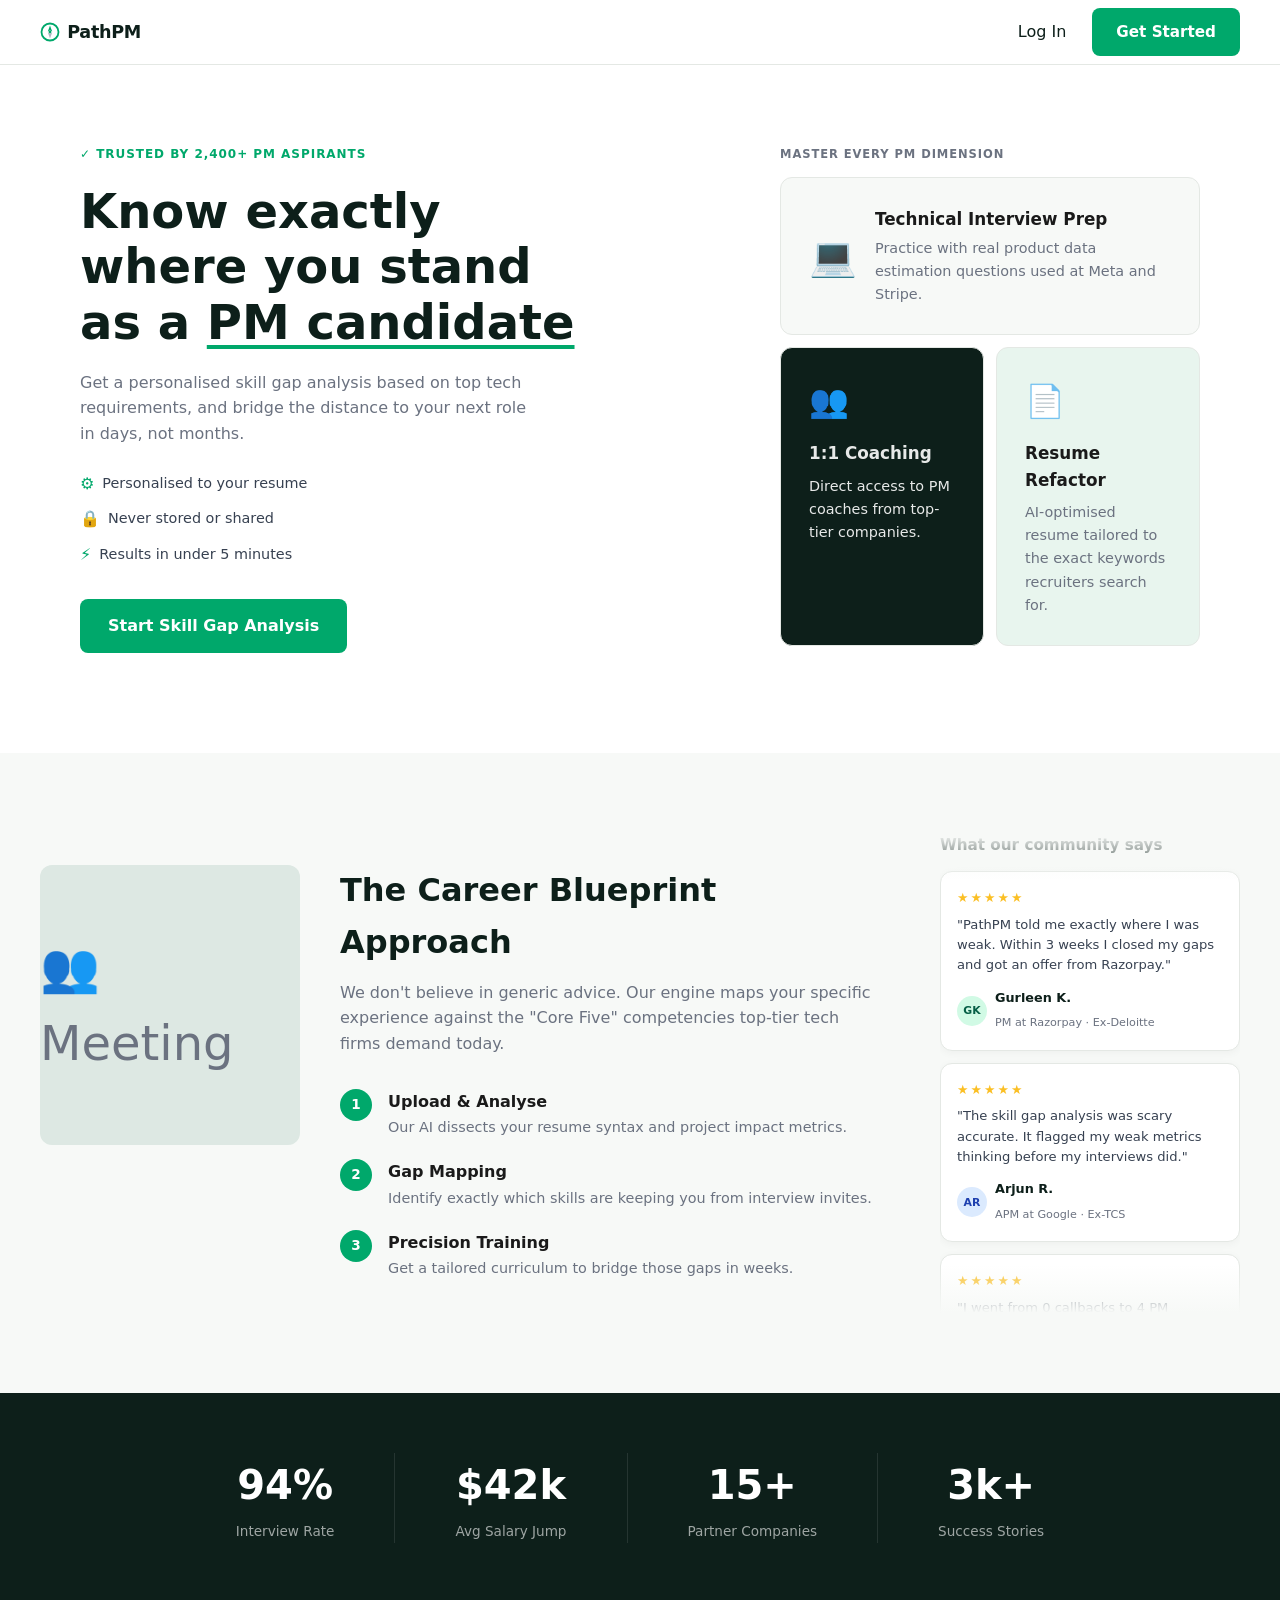
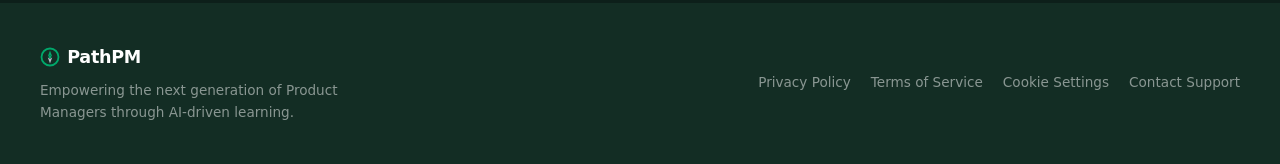
<file: index.html>
<!DOCTYPE html>
<html lang="en">
<head>
  <meta charset="UTF-8" />
  <meta name="viewport" content="width=device-width, initial-scale=1.0" />
  <title>PathPM – Know Your PM Standing</title>
  <link rel="stylesheet" href="styles.css" />
</head>
<body>

  <!-- NAV -->
  <nav class="navbar">
    <div class="nav-inner">
      <a href="index.html" class="logo"><span class="logo-dot"></span> PathPM</a>
      <div class="nav-actions">
        <a href="auth.html?tab=login" class="btn-ghost">Log In</a>
        <a href="auth.html" class="btn-primary">Get Started</a>
      </div>
    </div>
  </nav>

  <!-- HERO -->
  <section class="hero">
    <div class="hero-left">
      <p class="trusted-badge">&#10003; TRUSTED BY 2,400+ PM ASPIRANTS</p>
      <h1>Know exactly where you stand as a <span class="underline-green">PM candidate</span></h1>
      <p class="hero-sub">Get a personalised skill gap analysis based on top tech requirements, and bridge the distance to your next role in days, not months.</p>
      <ul class="hero-features">
        <li><span class="icon-green">&#9881;</span> Personalised to your resume</li>
        <li><span class="icon-green">&#128274;</span> Never stored or shared</li>
        <li><span class="icon-green">&#9889;</span> Results in under 5 minutes</li>
      </ul>
      <div class="hero-ctas">
        <a href="auth.html" class="btn-primary large">Start Skill Gap Analysis</a>
      </div>
    </div>

    <!-- MASTER EVERY PM DIMENSION -->
    <div class="hero-right hero-dim-right">
      <p class="dim-hero-label"><strong>Master every PM dimension</strong></p>
      <div class="dim-grid-hero">
        <div class="dim-card light dim-card-featured">
          <div class="dim-icon">&#128187;</div>
          <div class="dim-card-text">
            <h3>Technical Interview Prep</h3>
            <p>Practice with real product data estimation questions used at Meta and Stripe.</p>
          </div>
        </div>
        <div class="dim-card dark">
          <div class="dim-icon">&#128101;</div>
          <h3>1:1 Coaching</h3>
          <p>Direct access to PM coaches from top-tier companies.</p>
        </div>
        <div class="dim-card mid">
          <div class="dim-icon">&#128196;</div>
          <h3>Resume Refactor</h3>
          <p>AI-optimised resume tailored to the exact keywords recruiters search for.</p>
        </div>
      </div>
    </div>
  </section>

  <!-- BLUEPRINT + TESTIMONIALS -->
  <section class="blueprint">
    <div class="section-inner blueprint-with-testimonials">

      <div class="blueprint-block">
        <div class="blueprint-img">
          <div class="img-placeholder">&#128101; Meeting</div>
        </div>
        <div class="blueprint-content">
          <h2>The Career Blueprint Approach</h2>
          <p class="blueprint-sub">We don't believe in generic advice. Our engine maps your specific experience against the "Core Five" competencies top-tier tech firms demand today.</p>
          <ol class="steps">
            <li>
              <span class="step-num">1</span>
              <div>
                <strong>Upload &amp; Analyse</strong>
                <p>Our AI dissects your resume syntax and project impact metrics.</p>
              </div>
            </li>
            <li>
              <span class="step-num">2</span>
              <div>
                <strong>Gap Mapping</strong>
                <p>Identify exactly which skills are keeping you from interview invites.</p>
              </div>
            </li>
            <li>
              <span class="step-num">3</span>
              <div>
                <strong>Precision Training</strong>
                <p>Get a tailored curriculum to bridge those gaps in weeks.</p>
              </div>
            </li>
          </ol>
        </div>
      </div>

      <!-- TESTIMONIALS TICKER -->
      <div class="testimonials-ticker blueprint-ticker">
        <p class="ticker-heading">What our community says</p>
        <div class="ticker-track">
          <div class="tcard">
            <div class="tcard-stars">&#9733;&#9733;&#9733;&#9733;&#9733;</div>
            <p>"PathPM told me exactly where I was weak. Within 3 weeks I closed my gaps and got an offer from Razorpay."</p>
            <div class="tcard-author">
              <div class="tcard-avatar" style="background:#d1fae5;color:#065f46;">GK</div>
              <div><strong>Gurleen K.</strong><span>PM at Razorpay · Ex-Deloitte</span></div>
            </div>
          </div>
          <div class="tcard">
            <div class="tcard-stars">&#9733;&#9733;&#9733;&#9733;&#9733;</div>
            <p>"The skill gap analysis was scary accurate. It flagged my weak metrics thinking before my interviews did."</p>
            <div class="tcard-author">
              <div class="tcard-avatar" style="background:#dbeafe;color:#1e40af;">AR</div>
              <div><strong>Arjun R.</strong><span>APM at Google · Ex-TCS</span></div>
            </div>
          </div>
          <div class="tcard">
            <div class="tcard-stars">&#9733;&#9733;&#9733;&#9733;&#9733;</div>
            <p>"I went from 0 callbacks to 4 PM interviews in a month. The tailored resume alone was worth it."</p>
            <div class="tcard-author">
              <div class="tcard-avatar" style="background:#fce7f3;color:#9d174d;">SM</div>
              <div><strong>Sneha M.</strong><span>PM at Swiggy · Ex-Infosys</span></div>
            </div>
          </div>
          <div class="tcard">
            <div class="tcard-stars">&#9733;&#9733;&#9733;&#9733;&#9733;</div>
            <p>"The AI conversation felt like talking to a senior PM who actually understood my background. Not a generic chatbot."</p>
            <div class="tcard-author">
              <div class="tcard-avatar" style="background:#ffedd5;color:#9a3412;">RV</div>
              <div><strong>Rahul V.</strong><span>Growth PM at CRED · Ex-Wipro</span></div>
            </div>
          </div>
          <div class="tcard">
            <div class="tcard-stars">&#9733;&#9733;&#9733;&#9733;&#9733;</div>
            <p>"$42k salary jump in 8 months. PathPM's roadmap kept me on track even when I felt like giving up."</p>
            <div class="tcard-author">
              <div class="tcard-avatar" style="background:#f3e8ff;color:#6b21a8;">PT</div>
              <div><strong>Priya T.</strong><span>Senior PM at Flipkart</span></div>
            </div>
          </div>
          <div class="tcard">
            <div class="tcard-stars">&#9733;&#9733;&#9733;&#9733;&#9733;</div>
            <p>"Coming from a non-tech background I was intimidated. PathPM built my confidence step by step. Landed FAANG."</p>
            <div class="tcard-author">
              <div class="tcard-avatar" style="background:#fef9c3;color:#713f12;">KS</div>
              <div><strong>Karan S.</strong><span>PM at Amazon · Ex-Banking</span></div>
            </div>
          </div>
          <!-- Duplicate for seamless loop -->
          <div class="tcard">
            <div class="tcard-stars">&#9733;&#9733;&#9733;&#9733;&#9733;</div>
            <p>"PathPM told me exactly where I was weak. Within 3 weeks I closed my gaps and got an offer from Razorpay."</p>
            <div class="tcard-author">
              <div class="tcard-avatar" style="background:#d1fae5;color:#065f46;">GK</div>
              <div><strong>Gurleen K.</strong><span>PM at Razorpay · Ex-Deloitte</span></div>
            </div>
          </div>
          <div class="tcard">
            <div class="tcard-stars">&#9733;&#9733;&#9733;&#9733;&#9733;</div>
            <p>"The skill gap analysis was scary accurate. It flagged my weak metrics thinking before my interviews did."</p>
            <div class="tcard-author">
              <div class="tcard-avatar" style="background:#dbeafe;color:#1e40af;">AR</div>
              <div><strong>Arjun R.</strong><span>APM at Google · Ex-TCS</span></div>
            </div>
          </div>
          <div class="tcard">
            <div class="tcard-stars">&#9733;&#9733;&#9733;&#9733;&#9733;</div>
            <p>"I went from 0 callbacks to 4 PM interviews in a month. The tailored resume alone was worth it."</p>
            <div class="tcard-author">
              <div class="tcard-avatar" style="background:#fce7f3;color:#9d174d;">SM</div>
              <div><strong>Sneha M.</strong><span>PM at Swiggy · Ex-Infosys</span></div>
            </div>
          </div>
          <div class="tcard">
            <div class="tcard-stars">&#9733;&#9733;&#9733;&#9733;&#9733;</div>
            <p>"The AI conversation felt like talking to a senior PM who actually understood my background. Not a generic chatbot."</p>
            <div class="tcard-author">
              <div class="tcard-avatar" style="background:#ffedd5;color:#9a3412;">RV</div>
              <div><strong>Rahul V.</strong><span>Growth PM at CRED · Ex-Wipro</span></div>
            </div>
          </div>
          <div class="tcard">
            <div class="tcard-stars">&#9733;&#9733;&#9733;&#9733;&#9733;</div>
            <p>"$42k salary jump in 8 months. PathPM's roadmap kept me on track even when I felt like giving up."</p>
            <div class="tcard-author">
              <div class="tcard-avatar" style="background:#f3e8ff;color:#6b21a8;">PT</div>
              <div><strong>Priya T.</strong><span>Senior PM at Flipkart</span></div>
            </div>
          </div>
          <div class="tcard">
            <div class="tcard-stars">&#9733;&#9733;&#9733;&#9733;&#9733;</div>
            <p>"Coming from a non-tech background I was intimidated. PathPM built my confidence step by step. Landed FAANG."</p>
            <div class="tcard-author">
              <div class="tcard-avatar" style="background:#fef9c3;color:#713f12;">KS</div>
              <div><strong>Karan S.</strong><span>PM at Amazon · Ex-Banking</span></div>
            </div>
          </div>
        </div>
      </div>

    </div>
  </section>

  <!-- STATS -->
  <section class="stats">
    <div class="stat"><span class="stat-num">94%</span><span class="stat-label">Interview Rate</span></div>
    <div class="stat"><span class="stat-num">$42k</span><span class="stat-label">Avg Salary Jump</span></div>
    <div class="stat"><span class="stat-num">15+</span><span class="stat-label">Partner Companies</span></div>
    <div class="stat"><span class="stat-num">3k+</span><span class="stat-label">Success Stories</span></div>
  </section>

  <!-- FOOTER -->
  <footer class="footer">
    <div class="footer-inner">
      <div class="footer-brand">
        <span class="logo"><span class="logo-dot"></span> PathPM</span>
        <p>Empowering the next generation of Product Managers through AI-driven learning.</p>
      </div>
      <div class="footer-links">
        <a href="#">Privacy Policy</a>
        <a href="#">Terms of Service</a>
        <a href="#">Cookie Settings</a>
        <a href="#">Contact Support</a>
      </div>
    </div>
  </footer>

</body>
</html>
</file>
<file: styles.css>
/* ===== RESET & BASE ===== */
*, *::before, *::after { box-sizing: border-box; margin: 0; padding: 0; }
body { font-family: 'Segoe UI', system-ui, -apple-system, sans-serif; color: #1a1a1a; background: #fff; line-height: 1.6; }
a { text-decoration: none; color: inherit; }
ul { list-style: none; }

/* ===== TOKENS ===== */
:root {
  --green: #00a86b;
  --green-dark: #007a4d;
  --dark: #0d1f1a;
  --dark2: #132d24;
  --light-bg: #f7f9f7;
  --border: #e4e8e4;
  --text-muted: #6b7280;
  --radius: 12px;
}

/* ===== BUTTONS ===== */
.btn-primary {
  background: var(--green);
  color: #fff;
  padding: 12px 24px;
  border-radius: 8px;
  font-weight: 600;
  font-size: 0.95rem;
  border: none;
  cursor: pointer;
  transition: background 0.2s;
  display: inline-block;
  white-space: nowrap;
}
.btn-primary:hover { background: var(--green-dark); }
.btn-primary.large { padding: 14px 28px; font-size: 1rem; }
.btn-primary.small { padding: 8px 16px; font-size: 0.85rem; }
.btn-primary.full { width: 100%; text-align: center; margin-top: 8px; }

.btn-ghost {
  color: var(--dark);
  padding: 10px 18px;
  border-radius: 8px;
  font-weight: 500;
  border: none;
  cursor: pointer;
  transition: background 0.2s;
  display: inline-block;
}
.btn-ghost:hover { background: var(--light-bg); }

.btn-outline {
  background: transparent;
  color: var(--dark);
  padding: 12px 24px;
  border-radius: 8px;
  font-weight: 600;
  font-size: 0.95rem;
  border: 2px solid var(--border);
  cursor: pointer;
  transition: border-color 0.2s;
  display: inline-block;
}
.btn-outline:hover { border-color: var(--green); }
.btn-outline.large { padding: 14px 28px; font-size: 1rem; }

/* ===== NAVBAR ===== */
.navbar {
  position: sticky; top: 0; z-index: 100;
  background: #fff;
  border-bottom: 1px solid var(--border);
  padding: 0 40px;
}
.nav-inner {
  max-width: 1200px; margin: 0 auto;
  display: flex; align-items: center; gap: 32px;
  height: 64px;
}
.logo { font-weight: 700; font-size: 1.1rem; color: var(--dark); letter-spacing: -0.3px; display: inline-flex; align-items: center; gap: 7px; }
.nav-actions { display: flex; align-items: center; gap: 8px; margin-left: auto; }

/* ===== HERO ===== */
.hero {
  max-width: 1200px; margin: 0 auto;
  padding: 80px 40px 100px;
  display: flex; align-items: flex-start; gap: 60px;
}
.hero-left { flex: 1; }
.trusted-badge {
  font-size: 0.75rem; font-weight: 600; letter-spacing: 0.08em;
  color: var(--green); margin-bottom: 20px;
}
.hero-left h1 {
  font-size: 3rem; font-weight: 800; line-height: 1.15;
  color: var(--dark); margin-bottom: 20px; max-width: 520px;
}
.underline-green {
  text-decoration: underline;
  text-decoration-color: var(--green);
  text-underline-offset: 6px;
}
.hero-sub { color: var(--text-muted); font-size: 1rem; max-width: 460px; margin-bottom: 24px; }
.hero-features { display: flex; flex-direction: column; gap: 10px; margin-bottom: 32px; }
.hero-features li { display: flex; align-items: center; gap: 8px; font-size: 0.9rem; color: #374151; }
.icon-green { color: var(--green); font-size: 1rem; }
.hero-ctas { display: flex; gap: 12px; flex-wrap: wrap; }

/* HERO RIGHT — PM DIMENSIONS GRID */
.hero-right { flex: 0 0 420px; }
.hero-dim-right { display: flex; flex-direction: column; gap: 14px; }
.dim-hero-label { font-size: 0.72rem; font-weight: 700; letter-spacing: 0.08em; color: var(--text-muted); text-transform: uppercase; }
.dim-grid-hero { display: grid; grid-template-columns: 1fr 1fr; gap: 12px; }
.dim-card-featured { grid-column: 1 / -1; display: flex; align-items: center; gap: 18px; }
.dim-card-featured .dim-icon { font-size: 2.4rem; margin-bottom: 0; flex-shrink: 0; }
.dim-card-featured .dim-card-text { flex: 1; }
.dim-card-featured .dim-card-text h3 { margin-bottom: 4px; }
.dim-card-featured .dim-card-text p { margin: 0; }

/* BLUEPRINT + TESTIMONIALS SIDE BY SIDE */
.blueprint-with-testimonials { display: flex; gap: 48px; align-items: flex-start; }
.blueprint-block { flex: 1; display: flex; gap: 40px; align-items: flex-start; }

/* TESTIMONIAL TICKER (blueprint section) */
.blueprint-ticker { flex: 0 0 300px; }
.ticker-heading { font-size: 0.95rem; font-weight: 700; color: var(--dark); margin-bottom: 14px; }
.testimonials-ticker { overflow: hidden; position: relative; height: 480px; }
.testimonials-ticker::before,
.testimonials-ticker::after {
  content: ''; position: absolute; left: 0; right: 0; z-index: 2; pointer-events: none;
}
.testimonials-ticker::before { top: 0; height: 48px; background: linear-gradient(to bottom, var(--light-bg), transparent); }
.testimonials-ticker::after  { bottom: 0; height: 48px; background: linear-gradient(to top, var(--light-bg), transparent); }

.ticker-track {
  display: flex; flex-direction: column; gap: 12px;
  animation: tickerScroll 30s linear infinite;
}
.ticker-track:hover { animation-play-state: paused; }

@keyframes tickerScroll {
  0%   { transform: translateY(0); }
  100% { transform: translateY(-50%); }
}

.tcard {
  background: #fff; border: 1px solid var(--border);
  border-radius: 12px; padding: 16px;
  box-shadow: 0 2px 8px rgba(0,0,0,0.04);
}
.tcard-stars { color: #fbbf24; letter-spacing: 2px; font-size: 0.8rem; margin-bottom: 6px; }
.tcard p { font-size: 0.82rem; color: #374151; line-height: 1.55; margin-bottom: 12px; }
.tcard-author { display: flex; align-items: center; gap: 8px; }
.tcard-avatar { width: 30px; height: 30px; border-radius: 50%; font-size: 0.68rem; font-weight: 700; display: flex; align-items: center; justify-content: center; flex-shrink: 0; }
.tcard-author strong { display: block; font-size: 0.8rem; font-weight: 700; color: var(--dark); }
.tcard-author span { font-size: 0.7rem; color: var(--text-muted); }

/* READINESS CARD (kept for other uses) */
.card {
  background: #fff;
  border: 1px solid var(--border);
  border-radius: var(--radius);
  padding: 24px;
  box-shadow: 0 4px 24px rgba(0,0,0,0.07);
}
.readiness-card .card-header { display: flex; justify-content: space-between; align-items: center; margin-bottom: 20px; }
.card-title { font-weight: 700; font-size: 0.95rem; }
.card-sub { font-size: 0.75rem; color: var(--text-muted); }
.score-row { display: flex; align-items: center; gap: 16px; margin-bottom: 20px; }
.score-circle {
  width: 72px; height: 72px;
  border-radius: 50%;
  background: conic-gradient(var(--green) 0% 78%, var(--border) 78% 100%);
  display: flex; flex-direction: column;
  align-items: center; justify-content: center;
  font-size: 1.4rem; font-weight: 800; color: var(--dark);
  position: relative;
}
.score-circle span { font-size: 0.65rem; font-weight: 500; color: var(--text-muted); }
.score-badge { background: #d1fae5; color: #065f46; padding: 4px 12px; border-radius: 20px; font-size: 0.8rem; font-weight: 600; }
.section-label { font-size: 0.75rem; font-weight: 600; text-transform: uppercase; letter-spacing: 0.05em; color: var(--text-muted); margin-bottom: 8px; }
.strengths ul { font-size: 0.85rem; color: #374151; display: flex; flex-direction: column; gap: 4px; margin-bottom: 16px; }
.strengths li { color: #374151; }
.gap-tags { display: flex; gap: 6px; flex-wrap: wrap; margin-bottom: 16px; }
.tag { padding: 4px 10px; border-radius: 20px; font-size: 0.75rem; font-weight: 600; }
.tag.red { background: #fee2e2; color: #991b1b; }
.tag.orange { background: #ffedd5; color: #9a3412; }
.tag.yellow { background: #fef9c3; color: #713f12; }
.card-cta { text-align: center; }

/* ===== BLUEPRINT ===== */
.blueprint { background: var(--light-bg); padding: 80px 40px; }
.section-inner {
  max-width: 1200px; margin: 0 auto;
  display: flex; align-items: center; gap: 60px;
}
.blueprint-img {
  flex: 0 0 260px; height: 280px;
  background: #dde8e3; border-radius: var(--radius);
  display: flex; align-items: center; justify-content: center;
  font-size: 3rem; color: var(--text-muted);
}
.blueprint-content { flex: 1; }
.blueprint-content h2 { font-size: 2rem; font-weight: 800; color: var(--dark); margin-bottom: 12px; }
.blueprint-sub { color: var(--text-muted); margin-bottom: 32px; }
.steps { display: flex; flex-direction: column; gap: 20px; }
.steps li { display: flex; align-items: flex-start; gap: 16px; }
.step-num {
  background: var(--green); color: #fff;
  width: 32px; height: 32px; border-radius: 50%;
  display: flex; align-items: center; justify-content: center;
  font-weight: 700; font-size: 0.85rem; flex-shrink: 0;
}
.steps strong { display: block; font-weight: 700; margin-bottom: 2px; }
.steps p { font-size: 0.9rem; color: var(--text-muted); }

/* ===== STATS ===== */
.stats {
  display: flex; justify-content: center; gap: 0;
  background: var(--dark); padding: 60px 40px;
}
.stat {
  display: flex; flex-direction: column; align-items: center;
  padding: 0 60px; border-right: 1px solid rgba(255,255,255,0.1);
}
.stat:last-child { border-right: none; }
.stat-num { font-size: 2.5rem; font-weight: 800; color: #fff; }
.stat-label { font-size: 0.85rem; color: rgba(255,255,255,0.6); margin-top: 4px; }

/* ===== DIMENSIONS ===== */
.dimensions { padding: 80px 40px; max-width: 1200px; margin: 0 auto; }
.dimensions h2 { font-size: 2rem; font-weight: 800; text-align: center; color: var(--dark); }
.dim-sub { text-align: center; color: var(--text-muted); margin: 8px 0 40px; }
.dim-grid { display: grid; grid-template-columns: repeat(2, 1fr); gap: 20px; }
.dim-card {
  border-radius: var(--radius); padding: 28px;
  border: 1px solid var(--border);
}
.dim-card.light { background: var(--light-bg); }
.dim-card.dark { background: var(--dark); color: #fff; }
.dim-card.dark h3, .dim-card.dark p { color: rgba(255,255,255,0.9); }
.dim-card.mid { background: #e8f5ee; }
.dim-icon { font-size: 2rem; margin-bottom: 12px; }
.dim-card h3 { font-size: 1.05rem; font-weight: 700; margin-bottom: 8px; }
.dim-card p { font-size: 0.9rem; color: var(--text-muted); }
.cert-bar { background: var(--border); height: 6px; border-radius: 3px; margin: 16px 0 8px; }
.cert-fill { background: var(--green); width: 55%; height: 100%; border-radius: 3px; }
.cert-tag { background: var(--green); color: #fff; font-size: 0.75rem; font-weight: 600; padding: 3px 10px; border-radius: 20px; }

/* ===== FOOTER ===== */
.footer { background: var(--dark2); padding: 40px; }
.footer-inner { max-width: 1200px; margin: 0 auto; display: flex; justify-content: space-between; align-items: center; gap: 24px; }
.footer-brand .logo { color: #fff; }
.footer-brand p { color: rgba(255,255,255,0.5); font-size: 0.85rem; margin-top: 6px; max-width: 300px; }
.footer-links { display: flex; gap: 20px; flex-wrap: wrap; }
.footer-links a { color: rgba(255,255,255,0.5); font-size: 0.85rem; transition: color 0.2s; }
.footer-links a:hover { color: #fff; }

/* ===== AUTH PAGE ===== */
.auth-page { min-height: 100vh; }
.auth-layout { display: flex; min-height: 100vh; }

/* LEFT */
.auth-left {
  flex: 0 0 480px;
  background: var(--dark);
  padding: 40px;
  display: flex; flex-direction: column; gap: 32px;
  color: #fff;
}
.auth-logo { color: #fff; font-size: 1.1rem; }
.auth-left-content { flex: 1; display: flex; flex-direction: column; justify-content: center; }
.badge-pill {
  display: inline-block;
  background: rgba(0,168,107,0.2);
  color: #4ade80;
  font-size: 0.7rem; font-weight: 700; letter-spacing: 0.08em;
  padding: 5px 12px; border-radius: 20px; margin-bottom: 20px;
}
.auth-left h2 { font-size: 2rem; font-weight: 800; line-height: 1.25; margin-bottom: 12px; }
.auth-left-sub { color: rgba(255,255,255,0.6); font-size: 0.95rem; margin-bottom: 32px; }
.auth-features { display: flex; flex-direction: column; gap: 20px; margin-bottom: 40px; }
.auth-features li { display: flex; align-items: flex-start; gap: 14px; }
.feat-icon { font-size: 1.4rem; margin-top: 2px; }
.auth-features strong { display: block; font-weight: 600; color: #fff; }
.auth-features p { font-size: 0.85rem; color: rgba(255,255,255,0.5); margin-top: 2px; }
.testimonial {
  background: rgba(255,255,255,0.06);
  border-radius: var(--radius);
  padding: 20px;
  border: 1px solid rgba(255,255,255,0.1);
}
.stars { color: #fbbf24; margin-bottom: 8px; letter-spacing: 2px; }
.testimonial p { font-size: 0.85rem; color: rgba(255,255,255,0.8); margin-bottom: 14px; }
.testimonial-author { display: flex; align-items: center; gap: 10px; }
.avatar {
  width: 36px; height: 36px; border-radius: 50%;
  background: var(--green); color: #fff;
  display: flex; align-items: center; justify-content: center;
  font-weight: 700; font-size: 0.9rem;
}
.testimonial-author strong { display: block; font-size: 0.85rem; color: #fff; }
.testimonial-author span { font-size: 0.75rem; color: rgba(255,255,255,0.5); }

/* RIGHT */
.auth-right {
  flex: 1;
  display: flex; flex-direction: column;
  align-items: center; justify-content: center;
  padding: 40px; background: #fff;
}
.back-link {
  align-self: flex-start;
  font-size: 0.85rem; color: var(--text-muted);
  margin-bottom: 32px; transition: color 0.2s;
}
.back-link:hover { color: var(--dark); }
.auth-box { width: 100%; max-width: 420px; }

/* TABS */
.auth-tabs { display: flex; gap: 4px; background: var(--light-bg); border-radius: 8px; padding: 4px; margin-bottom: 28px; }
.tab-btn {
  flex: 1; padding: 10px; border: none; background: transparent;
  border-radius: 6px; font-weight: 600; font-size: 0.9rem;
  cursor: pointer; color: var(--text-muted); transition: all 0.2s;
}
.tab-btn.active { background: #fff; color: var(--dark); box-shadow: 0 1px 4px rgba(0,0,0,0.1); }

/* FORMS */
.auth-form h3 { font-size: 1.4rem; font-weight: 800; color: var(--dark); margin-bottom: 4px; }
.form-sub { color: var(--text-muted); font-size: 0.9rem; margin-bottom: 20px; }
.hidden { display: none !important; }

.btn-google {
  width: 100%; display: flex; align-items: center; justify-content: center; gap: 10px;
  padding: 12px; border: 1px solid var(--border); border-radius: 8px;
  background: #fff; font-weight: 600; font-size: 0.9rem; cursor: pointer;
  transition: background 0.2s; color: var(--dark);
}
.btn-google:hover { background: var(--light-bg); }

.divider { display: flex; align-items: center; gap: 12px; margin: 18px 0; color: var(--text-muted); font-size: 0.8rem; }
.divider::before, .divider::after { content: ''; flex: 1; height: 1px; background: var(--border); }

.form-group { margin-bottom: 16px; }
.form-group label { display: block; font-size: 0.72rem; font-weight: 700; letter-spacing: 0.07em; color: var(--text-muted); margin-bottom: 6px; }
.form-group input {
  width: 100%; padding: 12px 14px;
  border: 1px solid var(--border); border-radius: 8px;
  font-size: 0.95rem; color: var(--dark);
  transition: border-color 0.2s; outline: none;
}
.form-group input:focus { border-color: var(--green); box-shadow: 0 0 0 3px rgba(0,168,107,0.12); }
.form-group input::placeholder { color: #c0c7c4; }

.password-wrap { position: relative; }
.password-wrap input { padding-right: 56px; }
.toggle-pw {
  position: absolute; right: 12px; top: 50%; transform: translateY(-50%);
  background: none; border: none; font-size: 0.8rem; font-weight: 600;
  color: var(--text-muted); cursor: pointer;
}
.toggle-pw:hover { color: var(--dark); }

.checkbox-label {
  display: flex; align-items: flex-start; gap: 10px;
  font-size: 0.85rem; color: var(--text-muted); margin-bottom: 16px; cursor: pointer;
}
.checkbox-label input { margin-top: 3px; accent-color: var(--green); }
.checkbox-label a { color: var(--green); text-decoration: underline; }

.forgot-row { text-align: right; margin-bottom: 4px; }
.forgot-link { font-size: 0.85rem; color: var(--green); }
.forgot-link:hover { text-decoration: underline; }

.switch-link { text-align: center; font-size: 0.85rem; color: var(--text-muted); margin-top: 16px; }
.switch-link a { color: var(--green); font-weight: 600; }
.switch-link a:hover { text-decoration: underline; }

/* TOAST */
.toast {
  position: fixed; bottom: 28px; right: 28px;
  background: var(--dark);
  color: #fff;
  padding: 14px 20px;
  border-radius: 10px;
  display: flex; align-items: center; gap: 10px;
  font-size: 0.9rem; font-weight: 600;
  box-shadow: 0 8px 32px rgba(0,0,0,0.2);
  animation: slideUp 0.3s ease;
  z-index: 999;
}
.toast.hidden { display: none; }
.toast-icon { color: var(--green); font-size: 1rem; }

@keyframes slideUp {
  from { opacity: 0; transform: translateY(16px); }
  to { opacity: 1; transform: translateY(0); }
}

/* ===== RESPONSIVE ===== */
@media (max-width: 900px) {
  .hero { flex-direction: column; padding: 48px 24px; }
  .hero-right { width: 100%; }
  .hero-left h1 { font-size: 2.2rem; }
  .section-inner { flex-direction: column; }
  .blueprint-img { flex: none; width: 100%; }
  .dim-grid { grid-template-columns: 1fr; }
  .stats { flex-wrap: wrap; gap: 20px; }
  .stat { border-right: none; padding: 0 30px; }
  .auth-layout { flex-direction: column; }
  .auth-left { flex: none; min-height: auto; }
  .footer-inner { flex-direction: column; text-align: center; }
  .footer-links { justify-content: center; }
}

/* ===== ONBOARDING NAV ===== */
.onboarding-page { background: #fff; min-height: 100vh; }
.onboarding-nav {
  display: flex; align-items: center; gap: 24px;
  padding: 0 40px; height: 64px;
  border-bottom: 1px solid var(--border);
  position: relative;
}
.on-logo { font-weight: 700; font-size: 1rem; color: var(--dark); display: flex; align-items: center; gap: 6px; }
.logo-dot { width: 1.15em; height: 1.15em; flex-shrink: 0; display: inline-block; vertical-align: -0.15em; background: url("data:image/svg+xml,%3Csvg width='20' height='20' viewBox='0 0 20 20' fill='none' xmlns='http://www.w3.org/2000/svg'%3E%3Ccircle cx='10' cy='10' r='8.5' stroke='%2300a86b' stroke-width='1.8'/%3E%3Cpath d='M10 3.5L12.2 9.5L10 8.2L7.8 9.5Z' fill='%2300a86b'/%3E%3Cpath d='M10 16.5L7.8 10.5L10 11.8L12.2 10.5Z' fill='%23b0b7c3'/%3E%3Ccircle cx='10' cy='10' r='1.4' fill='%2300a86b'/%3E%3C/svg%3E") no-repeat center; background-size: contain; }

.stepper { display: flex; align-items: center; gap: 0; flex: 1; justify-content: center; }
.step { display: flex; align-items: center; gap: 8px; }
.step-bubble {
  width: 28px; height: 28px; border-radius: 50%;
  background: var(--border); color: var(--text-muted);
  font-size: 0.8rem; font-weight: 700;
  display: flex; align-items: center; justify-content: center;
  transition: all 0.3s;
}
.step-bubble.active { background: var(--green); color: #fff; }
.step-bubble.pulse { animation: pulse 1.5s infinite; }
.step-name { font-size: 0.82rem; font-weight: 600; color: var(--dark); }
.step-name.muted { color: var(--text-muted); font-weight: 400; }
.step-line { width: 60px; height: 1px; background: var(--border); margin: 0 8px; }

.nav-user { display: flex; align-items: center; gap: 10px; margin-left: auto; }
.user-name { font-size: 0.85rem; font-weight: 500; }
.user-avatar {
  width: 34px; height: 34px; border-radius: 50%;
  background: var(--green); color: #fff;
  font-size: 0.8rem; font-weight: 700;
  display: flex; align-items: center; justify-content: center;
}

/* UPLOAD PAGE */
.onboarding-main {
  max-width: 680px; margin: 0 auto;
  padding: 60px 24px; text-align: center;
}
.step-badge {
  display: inline-block;
  background: #f0fdf4; color: var(--green);
  border: 1px solid #bbf7d0;
  font-size: 0.78rem; font-weight: 600;
  padding: 5px 14px; border-radius: 20px; margin-bottom: 20px;
}
.onboarding-title { font-size: 2.4rem; font-weight: 800; color: var(--dark); margin-bottom: 12px; }
.onboarding-sub { color: var(--text-muted); font-size: 1rem; max-width: 480px; margin: 0 auto 36px; }

.upload-card {
  background: #fff; border: 1px solid var(--border);
  border-radius: 16px; padding: 36px;
  box-shadow: 0 4px 24px rgba(0,0,0,0.05);
}

.drop-zone {
  border: 2px dashed #86efca;
  border-radius: 12px; padding: 48px 24px;
  cursor: pointer; transition: all 0.2s;
  background: #f9fefb; margin-bottom: 20px;
  position: relative;
}
.drop-zone:hover, .drop-zone.drag-over {
  border-color: var(--green);
  background: #f0fdf4;
}
.drop-zone.has-file { border-color: var(--green); background: #f0fdf4; }
.drop-icon { margin-bottom: 14px; }
.drop-title { font-size: 1rem; font-weight: 700; color: var(--dark); margin-bottom: 6px; }
.drop-sub { font-size: 0.9rem; color: var(--text-muted); margin-bottom: 8px; }
.link-green { color: var(--green); text-decoration: underline; font-weight: 600; }
.drop-hint { font-size: 0.72rem; font-weight: 600; letter-spacing: 0.06em; color: #9ca3af; }

.file-selected {
  margin-top: 14px; display: flex; align-items: center;
  gap: 8px; justify-content: center;
  background: #fff; border: 1px solid var(--border);
  border-radius: 8px; padding: 8px 14px; font-size: 0.88rem; font-weight: 600;
}
.file-icon { font-size: 1.1rem; }
.remove-file {
  background: none; border: none; cursor: pointer;
  color: var(--text-muted); font-size: 0.85rem; margin-left: 4px;
}
.remove-file:hover { color: #ef4444; }

.privacy-note {
  display: flex; align-items: center; justify-content: center; gap: 6px;
  font-size: 0.82rem; color: var(--text-muted); margin-bottom: 20px;
}

.upload-error { font-size: 0.83rem; font-weight: 600; color: #dc2626; background: #fef2f2; border: 1px solid #fecaca; border-radius: 8px; padding: 10px 14px; margin-bottom: 10px; }
.drop-zone.shake { animation: shake 0.4s ease; }
@keyframes shake {
  0%, 100% { transform: translateX(0); }
  20%       { transform: translateX(-6px); }
  40%       { transform: translateX(6px); }
  60%       { transform: translateX(-4px); }
  80%       { transform: translateX(4px); }
}

.btn-upload {
  width: 100%; padding: 16px;
  background: var(--green); color: #fff;
  border: none; border-radius: 50px;
  font-size: 1rem; font-weight: 700; cursor: pointer;
  transition: background 0.2s; margin-bottom: 16px;
}
.btn-upload:hover { background: var(--green-dark); }

.linkedin-link {
  display: flex; align-items: center; justify-content: center; gap: 6px;
  color: var(--green); font-size: 0.88rem; font-weight: 600;
  margin-bottom: 20px;
}
.linkedin-link:hover { text-decoration: underline; }

.skip-link { font-size: 0.82rem; color: var(--text-muted); margin-bottom: 24px; }

.trust-row {
  display: flex; justify-content: center; gap: 24px; flex-wrap: wrap;
  font-size: 0.78rem; color: var(--text-muted);
  border-top: 1px solid var(--border); padding-top: 20px;
}

/* MODAL */
.modal-overlay {
  position: fixed; inset: 0;
  background: rgba(0,0,0,0.4); z-index: 200;
  display: flex; align-items: center; justify-content: center;
}
.modal {
  background: #fff; border-radius: 14px; padding: 32px;
  width: 420px; max-width: 90vw;
  box-shadow: 0 16px 48px rgba(0,0,0,0.15);
}
.modal h3 { font-size: 1.2rem; font-weight: 700; margin-bottom: 16px; }
.modal input {
  width: 100%; padding: 12px 14px;
  border: 1px solid var(--border); border-radius: 8px;
  font-size: 0.95rem; outline: none; margin-bottom: 16px;
}
.modal input:focus { border-color: var(--green); }
.modal-actions { display: flex; justify-content: flex-end; gap: 10px; }

/* PROCESSING PAGE */
.processing-bg { background: #f4f8f6; }
.nav-progress-bar {
  position: absolute; bottom: 0; left: 0; right: 0;
  height: 3px; background: var(--border);
}
.nav-progress-fill {
  height: 100%; background: var(--green);
  width: 0%; transition: width 0.4s ease;
}

.processing-main {
  display: flex; align-items: center; justify-content: center;
  min-height: calc(100vh - 64px); padding: 40px 24px;
}
.processing-card {
  background: #fff; border-radius: 16px;
  padding: 48px 40px; max-width: 560px; width: 100%;
  box-shadow: 0 4px 32px rgba(0,0,0,0.07);
  text-align: center;
}
.resume-icon { margin-bottom: 24px; }
.processing-title { font-size: 1.6rem; font-weight: 800; color: var(--dark); margin-bottom: 10px; }
.processing-sub { color: var(--text-muted); font-size: 0.95rem; margin-bottom: 32px; }

.processing-steps { display: flex; flex-direction: column; gap: 12px; text-align: left; margin-bottom: 28px; }
.proc-step {
  display: flex; align-items: flex-start; gap: 12px;
  background: #f9fafb; border-radius: 10px; padding: 14px 16px;
  border: 1px solid var(--border);
  transition: all 0.4s;
}
.proc-step.completed { background: #f0fdf4; border-color: #bbf7d0; }
.proc-icon { width: 24px; height: 24px; flex-shrink: 0; display: flex; align-items: center; justify-content: center; margin-top: 1px; }
.proc-icon.pending .spinner {
  display: inline-block; width: 18px; height: 18px;
  border: 2px solid var(--border);
  border-top-color: var(--green);
  border-radius: 50%;
  animation: spin 0.8s linear infinite;
}
.proc-text strong { display: block; font-size: 0.9rem; font-weight: 700; color: var(--dark); margin-bottom: 2px; }
.proc-text span { font-size: 0.82rem; color: var(--text-muted); }

.extraction-progress { margin-bottom: 20px; }
.ep-header { display: flex; justify-content: space-between; font-size: 0.72rem; font-weight: 700; letter-spacing: 0.06em; color: var(--text-muted); margin-bottom: 8px; }
.ep-bar { background: var(--border); height: 8px; border-radius: 4px; overflow: hidden; }
.ep-fill { height: 100%; background: var(--green); border-radius: 4px; width: 0%; transition: width 0.4s ease; }

.secure-note { font-size: 0.8rem; color: var(--text-muted); background: #f9fafb; padding: 10px 14px; border-radius: 8px; border: 1px solid var(--border); }

.processing-footer { text-align: center; font-size: 0.75rem; color: #c0c7c4; padding: 16px; }

@keyframes spin { to { transform: rotate(360deg); } }
@keyframes pulse {
  0%, 100% { box-shadow: 0 0 0 0 rgba(0,168,107,0.4); }
  50% { box-shadow: 0 0 0 6px rgba(0,168,107,0); }
}

/* ===== CHOOSE ROLE (SCREEN 2.2) ===== */
.role-nav { justify-content: space-between; }
.done-bubble { background: var(--green) !important; color: #fff !important; font-size: 0.75rem !important; }
.step-line.filled { background: var(--green); }
.save-exit-btn {
  background: none; border: 1px solid var(--border);
  border-radius: 8px; padding: 8px 16px;
  font-size: 0.85rem; font-weight: 600; cursor: pointer;
  color: var(--dark); transition: background 0.2s;
}
.save-exit-btn:hover { background: var(--light-bg); }

/* Sign out button — onboarding nav */
.signout-btn {
  background: none; border: none;
  font-size: 0.82rem; font-weight: 500;
  color: var(--text-muted); cursor: pointer;
  padding: 6px 10px; border-radius: 6px;
  transition: color 0.2s, background 0.2s;
  white-space: nowrap;
}
.signout-btn:hover { color: #ef4444; background: #fef2f2; }

/* Sign out button — sidebar */
.signout-sidebar {
  background: none; border: none;
  display: flex; align-items: center; gap: 10px;
  width: 100%; text-align: left;
  font-size: 0.875rem; font-weight: 500;
  color: var(--text-muted); cursor: pointer;
  padding: 10px 12px; border-radius: 8px;
  transition: color 0.2s, background 0.2s;
}
.signout-sidebar:hover { color: #ef4444; background: #fef2f2; }

.role-layout {
  display: flex; min-height: calc(100vh - 64px);
}

/* LEFT PANEL */
.profile-panel {
  width: 260px; flex-shrink: 0;
  border-right: 1px solid var(--border);
  padding: 28px 24px;
  background: var(--light-bg);
}
.found-label { font-size: 1rem; font-weight: 700; color: var(--dark); margin-bottom: 16px; }
.profile-card {
  display: flex; align-items: center; gap: 10px;
  margin-bottom: 20px;
}
.profile-avatar {
  width: 40px; height: 40px; border-radius: 50%;
  background: var(--green); color: #fff;
  font-size: 0.85rem; font-weight: 700;
  display: flex; align-items: center; justify-content: center;
  flex-shrink: 0;
}
.profile-card strong { display: block; font-size: 0.9rem; font-weight: 700; color: var(--dark); }
.profile-card span { font-size: 0.78rem; color: var(--text-muted); }

.profile-meta { margin-bottom: 20px; display: flex; flex-direction: column; gap: 8px; }
.meta-row { display: flex; justify-content: space-between; font-size: 0.82rem; }
.meta-label { color: var(--text-muted); }
.meta-value { font-weight: 600; color: var(--dark); }

.skills-section { margin-bottom: 16px; }
.skills-label { font-size: 0.68rem; font-weight: 700; letter-spacing: 0.07em; color: var(--text-muted); margin-bottom: 8px; }
.skills-tags { display: flex; flex-wrap: wrap; gap: 6px; }
.skill-tag {
  background: #f0fdf4; color: #065f46;
  border: 1px solid #bbf7d0;
  font-size: 0.72rem; font-weight: 600;
  padding: 3px 9px; border-radius: 20px;
}
.edit-profile-btn {
  background: none; border: none; cursor: pointer;
  font-size: 0.8rem; color: var(--green); font-weight: 600;
  padding: 4px 0; text-align: left;
}
.edit-profile-btn:hover { text-decoration: underline; }

.edit-form { margin-top: 16px; border-top: 1px solid var(--border); padding-top: 16px; }
.edit-form .form-group { margin-bottom: 12px; }
.edit-form .form-group label { font-size: 0.68rem; font-weight: 700; letter-spacing: 0.07em; color: var(--text-muted); display: block; margin-bottom: 4px; }
.edit-form .form-group input {
  width: 100%; padding: 8px 10px;
  border: 1px solid var(--border); border-radius: 6px;
  font-size: 0.85rem; outline: none;
}
.edit-form .form-group input:focus { border-color: var(--green); }

/* RIGHT PANEL */
.role-main {
  flex: 1; padding: 36px 40px 160px;
  background: #f9fbf9;
  display: flex; flex-direction: column;
  overflow-y: auto;
}
.role-heading { font-size: 1.6rem; font-weight: 800; color: var(--dark); margin-bottom: 6px; }
.role-sub { color: var(--text-muted); font-size: 0.92rem; margin-bottom: 28px; max-width: 560px; }

.role-grid {
  display: grid;
  grid-template-columns: repeat(3, 1fr);
  grid-auto-rows: auto;
  gap: 16px;
}

.role-card {
  background: #fff; border: 2px solid var(--border);
  border-radius: 12px; padding: 20px;
  cursor: pointer; transition: all 0.2s;
  position: relative;
  display: flex; flex-direction: column;
}
.role-card:hover { border-color: #86efca; box-shadow: 0 4px 16px rgba(0,168,107,0.08); }
.role-card.selected { border-color: var(--green); box-shadow: 0 4px 20px rgba(0,168,107,0.15); background: #f9fefb; }

.role-card-header { display: flex; align-items: center; justify-content: space-between; margin-bottom: 10px; }
.role-icon { font-size: 1.5rem; }
.recommended-badge {
  font-size: 0.68rem; font-weight: 700;
  background: #fef9c3; color: #713f12;
  padding: 2px 8px; border-radius: 20px;
}
.role-card h3 { font-size: 0.95rem; font-weight: 800; color: var(--dark); margin-bottom: 6px; }
.role-desc { font-size: 0.8rem; color: var(--text-muted); margin-bottom: 8px; flex: 1; }
.role-quote { font-size: 0.75rem; color: #9ca3af; font-style: italic; margin-bottom: 10px; }
.role-reason { background: #f0fdf4; border-radius: 8px; padding: 10px; border: 1px solid #bbf7d0; }
.reason-label { font-size: 0.65rem; font-weight: 800; letter-spacing: 0.08em; color: var(--green); display: block; margin-bottom: 4px; }
.role-reason p { font-size: 0.75rem; color: #374151; }

.role-footer {
  display: flex; justify-content: space-between; align-items: center;
  margin-top: 24px; padding-top: 20px;
  border-top: 1px solid var(--border);
}
.btn-back {
  font-size: 0.9rem; font-weight: 600; color: var(--text-muted);
  display: flex; align-items: center; gap: 6px; transition: color 0.2s;
}
.btn-back:hover { color: var(--dark); }

@media (max-width: 900px) {
  .role-layout { flex-direction: column; }
  .profile-panel { width: 100%; border-right: none; border-bottom: 1px solid var(--border); }
  .bridge-panel { left: 0; } /* full width when panel stacks on mobile */
  .role-grid { grid-template-columns: repeat(2, 1fr); }
  .role-main { padding: 24px; }
}
@media (max-width: 600px) {
  .role-grid { grid-template-columns: 1fr; }
}

/* ===== PROFILE SCORE BLOCK (left sidebar) ===== */
.profile-score-block {
  background: var(--dark); border-radius: 12px;
  padding: 14px 16px; margin-bottom: 16px;
}
.profile-score-label { font-size: 0.62rem; font-weight: 700; letter-spacing: 0.08em; color: rgba(255,255,255,0.45); margin-bottom: 6px; }
.profile-score-row   { display: flex; align-items: baseline; gap: 5px; margin-bottom: 8px; flex-wrap: wrap; }
.profile-score-num   { font-size: 1.8rem; font-weight: 900; color: #fff; line-height: 1; }
.profile-score-sub   { font-size: 0.85rem; color: rgba(255,255,255,0.4); }
.profile-score-bar   { height: 5px; background: rgba(255,255,255,0.12); border-radius: 3px; overflow: hidden; }

/* ===== BRIDGE PANEL ===== */
.bridge-panel {
  position: fixed; bottom: 0; left: 260px; right: 0; z-index: 50;
  background: var(--dark);
  border-top: 3px solid var(--green);
  box-shadow: 0 -8px 40px rgba(0,0,0,0.2);
  transform: translateY(100%);
  transition: transform 0.4s cubic-bezier(0.16, 1, 0.3, 1);
}
.bridge-panel.bridge-enter { transform: translateY(0); }
.bridge-panel.hidden { display: none; }

.bridge-inner {
  max-width: 1200px; margin: 0 auto;
  padding: 18px 40px;
  display: flex; align-items: center; gap: 28px;
}

.bridge-incomplete-tag {
  font-size: 0.62rem; font-weight: 700;
  background: #fef3c7; color: #92400e;
  padding: 2px 7px; border-radius: 20px; white-space: nowrap;
}
.bridge-bar-fill { height: 100%; background: var(--green); border-radius: 3px; width: 0%; transition: width 0.8s ease; }

.bridge-divider { width: 1px; align-self: stretch; background: rgba(255,255,255,0.12); flex-shrink: 0; }

/* Probes — single scrolling row */
.bridge-probe-block { flex: 1; display: flex; align-items: center; gap: 10px; overflow: hidden; }
.bridge-probe-title { font-size: 0.68rem; font-weight: 700; letter-spacing: 0.06em; color: rgba(255,255,255,0.45); white-space: nowrap; flex-shrink: 0; }
.bridge-probes { display: flex; gap: 6px; flex-wrap: nowrap; overflow: hidden; }
.bridge-probe-tag {
  font-size: 0.72rem; font-weight: 600; white-space: nowrap;
  background: rgba(0,168,107,0.2); color: #6ee7b7;
  border: 1px solid rgba(0,168,107,0.3);
  padding: 3px 10px; border-radius: 20px;
}
.bridge-why { display: none; }

/* Skill gap block */
.bridge-gap-block { flex: 1; display: flex; flex-direction: column; gap: 10px; }
.bridge-gap-row   { display: flex; align-items: flex-start; gap: 10px; }
.bridge-gap-label { font-size: 0.6rem; font-weight: 700; letter-spacing: 0.07em; color: rgba(255,255,255,0.45); white-space: nowrap; flex-shrink: 0; padding-top: 4px; min-width: 78px; }
.bridge-gap-chips { display: flex; gap: 6px; flex-wrap: wrap; }
.gap-chip { font-size: 0.72rem; font-weight: 600; padding: 4px 11px; border-radius: 20px; white-space: nowrap; }
.gap-have { background: rgba(0,168,107,0.2); color: #6ee7b7; border: 1px solid rgba(0,168,107,0.3); }
.gap-miss { background: rgba(239,68,68,0.15); color: #fca5a5; border: 1px solid rgba(239,68,68,0.25); }

/* CTA block */
.bridge-cta-block { flex-shrink: 0; display: flex; flex-direction: column; align-items: center; gap: 4px; }
.bridge-start-btn {
  background: var(--green); color: #fff; border: none;
  padding: 10px 22px; border-radius: 8px; font-size: 0.9rem;
  font-weight: 700; cursor: pointer; transition: background 0.2s; white-space: nowrap;
}
.bridge-start-btn:hover { background: var(--green-dark); }
.bridge-skip-btn {
  background: transparent; color: rgba(255,255,255,0.55); border: 1px solid rgba(255,255,255,0.2);
  padding: 10px 18px; border-radius: 8px; font-size: 0.85rem;
  font-weight: 600; cursor: pointer; transition: all 0.2s; white-space: nowrap;
}
.bridge-skip-btn:hover { color: #fff; border-color: rgba(255,255,255,0.5); background: rgba(255,255,255,0.06); }
.bridge-cta-note { font-size: 0.65rem; color: rgba(255,255,255,0.4); white-space: nowrap; }

/* Why-take-assessment message */
.bridge-why-block { flex: 1; min-width: 0; display: flex; align-items: center; }
.bridge-why-msg {
  font-size: 0.82rem; font-weight: 600;
  color: #fff;
  line-height: 1.6; margin: 0;
  background: rgba(255,255,255,0.07);
  border-left: 3px solid var(--green);
  border-radius: 0 8px 8px 0;
  padding: 10px 14px;
}

/* Skill editor in profile panel */
.edit-skills-wrap  { display: flex; flex-wrap: wrap; gap: 6px; margin-bottom: 10px; }
.edit-skill-chip   { display: inline-flex; align-items: center; gap: 4px; background: #f0fdf4; border: 1px solid #bbf7d0; color: var(--dark); font-size: 0.78rem; font-weight: 500; padding: 3px 8px 3px 10px; border-radius: 20px; }
.edit-skill-remove { background: none; border: none; cursor: pointer; color: #6b7280; font-size: 0.7rem; line-height: 1; padding: 0; display: flex; align-items: center; }
.edit-skill-remove:hover { color: #ef4444; }
.edit-add-row  { display: flex; gap: 6px; margin-bottom: 10px; align-items: flex-start; }
.edit-add-row input { width: 100%; padding: 6px 10px; border: 1px solid var(--border); border-radius: 6px; font-size: 0.82rem; outline: none; }
.edit-add-row input:focus { border-color: var(--green); }

/* Skill autocomplete */
.skill-autocomplete-wrap { position: relative; flex: 1; }
.skill-suggestions {
  position: absolute; top: calc(100% + 4px); left: 0; right: 0;
  background: #fff; border: 1px solid var(--border); border-radius: 8px;
  box-shadow: 0 4px 16px rgba(0,0,0,0.1); z-index: 200;
  max-height: 220px; overflow-y: auto;
}
.skill-suggestions.hidden { display: none; }
.skill-suggestion-item {
  padding: 8px 12px; font-size: 0.82rem; color: var(--dark);
  cursor: pointer; border-bottom: 1px solid #f3f4f6;
}
.skill-suggestion-item:last-child { border-bottom: none; }
.skill-suggestion-item:hover { background: #f0fdf4; color: var(--green); }
.btn-ghost.small { padding: 6px 12px; font-size: 0.8rem; white-space: nowrap; }

/* Pathway buttons — compact */
.bridge-pathways { display: flex; align-items: center; gap: 8px; flex-shrink: 0; }
.pathway-or { font-size: 0.72rem; color: rgba(255,255,255,0.35); font-weight: 600; }
.pathway-btn {
  display: flex; align-items: center; gap: 8px;
  padding: 8px 14px; border-radius: 8px; border: 1.5px solid rgba(255,255,255,0.15);
  background: rgba(255,255,255,0.06); cursor: pointer;
  transition: all 0.2s; text-align: left;
}
.pathway-btn:hover { background: rgba(255,255,255,0.12); border-color: rgba(255,255,255,0.3); }
.pathway-icon { font-size: 1rem; flex-shrink: 0; }
.pathway-btn strong { display: block; font-size: 0.82rem; font-weight: 700; color: #fff; margin-bottom: 1px; }
.pathway-btn span { font-size: 0.68rem; color: rgba(255,255,255,0.5); }
.pathway-ai { border-color: rgba(0,168,107,0.4); }
.pathway-ai:hover { border-color: var(--green); background: rgba(0,168,107,0.15); }

/* ===== MCQ PAGE ===== */
.mcq-page { background: #fff; }
.mcq-main { display: flex; align-items: center; justify-content: center; flex: 1; padding: 40px 24px; overflow-y: auto; }
.mcq-card { background: #fff; border-radius: 20px; padding: 40px; max-width: 640px; width: 100%; box-shadow: 0 8px 40px rgba(0,0,0,0.08); }

.mcq-header { margin-bottom: 28px; }
.mcq-meta { display: flex; justify-content: space-between; align-items: center; margin-bottom: 10px; }
.mcq-role-tag { background: #f0fdf4; color: var(--green); border: 1px solid #bbf7d0; font-size: 0.75rem; font-weight: 700; padding: 3px 10px; border-radius: 20px; }
.mcq-counter { font-size: 0.82rem; font-weight: 600; color: var(--text-muted); }
.mcq-progress-bar { height: 6px; background: var(--border); border-radius: 3px; overflow: hidden; }
.mcq-progress-fill { height: 100%; background: var(--green); border-radius: 3px; transition: width 0.4s ease; width: 0%; }

.mcq-topic { font-size: 0.7rem; font-weight: 700; letter-spacing: 0.08em; color: var(--green); text-transform: uppercase; margin-bottom: 10px; }
.mcq-question { font-size: 1.15rem; font-weight: 700; color: var(--dark); line-height: 1.5; margin-bottom: 24px; }
.mcq-options { display: flex; flex-direction: column; gap: 10px; margin-bottom: 16px; }
.mcq-option {
  text-align: left; padding: 14px 18px;
  border: 2px solid var(--border); border-radius: 10px;
  background: #fff; font-size: 0.9rem; color: var(--dark);
  cursor: pointer; transition: all 0.15s; font-family: inherit;
  line-height: 1.45;
}
.mcq-option:hover:not(.answered) { border-color: var(--green); background: #f9fefb; }
.mcq-option.selected { border-color: var(--green); background: #f0fdf4; }
.mcq-option.correct { border-color: var(--green); background: #f0fdf4; color: #065f46; font-weight: 600; }
.mcq-option.wrong { border-color: #ef4444; background: #fef2f2; color: #991b1b; }
.mcq-option.answered { cursor: default; }

.mcq-feedback { font-size: 0.85rem; line-height: 1.55; padding: 12px 16px; border-radius: 8px; margin-bottom: 8px; }
.feedback-correct { background: #f0fdf4; color: #065f46; border: 1px solid #bbf7d0; }
.feedback-wrong { background: #fef2f2; color: #991b1b; border: 1px solid #fecaca; }

.mcq-footer { display: flex; justify-content: space-between; align-items: center; padding-top: 20px; border-top: 1px solid var(--border); }

/* RESULTS */
.mcq-results {
  position: fixed; inset: 0; background: rgba(0,0,0,0.5);
  display: flex; align-items: center; justify-content: center;
  z-index: 100; padding: 24px;
}
.results-card { background: #fff; border-radius: 20px; padding: 48px 44px; max-width: 500px; width: 100%; text-align: center; box-shadow: 0 16px 60px rgba(0,0,0,0.2); }
.results-icon { font-size: 3rem; margin-bottom: 16px; }
.results-card h2 { font-size: 1.6rem; font-weight: 800; color: var(--dark); margin-bottom: 8px; }
.results-sub { color: var(--text-muted); font-size: 0.9rem; margin-bottom: 24px; }
.results-score-wrap { display: flex; align-items: baseline; justify-content: center; gap: 6px; margin-bottom: 12px; }
.results-score { font-size: 3.5rem; font-weight: 900; color: var(--green); line-height: 1; }
.results-score-label { font-size: 0.9rem; color: var(--text-muted); line-height: 1.4; text-align: left; }
.results-bar { height: 10px; background: var(--border); border-radius: 5px; overflow: hidden; margin-bottom: 20px; }
.results-bar-fill { height: 100%; background: var(--green); border-radius: 5px; width: 0%; transition: width 1s ease; }
.results-breakdown { display: flex; flex-wrap: wrap; gap: 8px; justify-content: center; margin-bottom: 28px; }
.result-topic { font-size: 0.78rem; font-weight: 600; padding: 4px 12px; border-radius: 20px; display: flex; align-items: center; gap: 5px; }
.rt-pass { background: #f0fdf4; color: #065f46; border: 1px solid #bbf7d0; }
.rt-fail { background: #fef2f2; color: #991b1b; border: 1px solid #fecaca; }
.results-actions { display: flex; flex-direction: column; gap: 10px; }

/* ===== ASSESSMENT INTRO ===== */
.intro-main {
  display: flex; align-items: center; justify-content: center;
  min-height: calc(100vh - 64px); padding: 40px 24px;
  background: #f9fbf9;
}
.intro-card {
  background: #fff; border-radius: 20px;
  padding: 48px 44px; max-width: 560px; width: 100%;
  box-shadow: 0 8px 40px rgba(0,0,0,0.08);
  text-align: center;
}
.intro-icon { font-size: 2.8rem; margin-bottom: 12px; }
.intro-eyebrow { font-size: 0.72rem; font-weight: 700; letter-spacing: 0.1em; color: var(--green); margin-bottom: 10px; }
.intro-heading { font-size: 1.05rem; font-weight: 600; color: var(--dark); line-height: 1.6; margin-bottom: 28px; }

.intro-stats { display: flex; align-items: center; justify-content: center; gap: 0; margin-bottom: 24px; }
.intro-stat { flex: 1; display: flex; flex-direction: column; align-items: center; gap: 4px; }
.istat-num { font-size: 2rem; font-weight: 800; color: var(--dark); }
.istat-label { font-size: 0.75rem; color: var(--text-muted); font-weight: 500; }
.istat-divider { width: 1px; height: 40px; background: var(--border); margin: 0 8px; }

.readiness-bar-wrap { display: flex; align-items: center; gap: 12px; margin-bottom: 28px; }
.readiness-bar { flex: 1; height: 10px; background: var(--border); border-radius: 5px; overflow: hidden; }
.readiness-fill { height: 100%; background: var(--green); border-radius: 5px; width: 0%; transition: width 1s ease; }
.readiness-label { font-size: 0.78rem; font-weight: 700; color: var(--green); white-space: nowrap; }

.intro-divider { border: none; border-top: 1px solid var(--border); margin: 24px 0; }
.intro-message { font-size: 0.95rem; color: #374151; line-height: 1.65; margin-bottom: 28px; }

.intro-what { background: var(--light-bg); border-radius: 12px; padding: 20px; text-align: left; margin-bottom: 28px; }
.what-title { font-size: 0.82rem; font-weight: 700; color: var(--dark); margin-bottom: 12px; }
.what-list { display: flex; flex-direction: column; gap: 10px; }
.what-list li { display: flex; align-items: center; gap: 10px; font-size: 0.85rem; color: #374151; }
.what-icon { font-size: 1rem; }

.intro-skip { font-size: 0.82rem; color: var(--text-muted); margin-top: 14px; }

/* ===== SHARED ASSESSMENT LAYOUT (MCQ / Case Study / Conversation) ===== */
.assessment-layout {
  display: flex;
  height: calc(100vh - 64px);
  background: #fff;
}
.side-panel {
  width: 240px; flex-shrink: 0;
  background: var(--light-bg);
  border-right: 1px solid var(--border);
  padding: 24px 20px;
  overflow-y: auto;
  display: flex; flex-direction: column; gap: 16px;
}
.side-content {
  flex: 1; overflow: hidden;
  display: flex; flex-direction: column;
}

/* Side panel — profile summary */
.sp-profile { display: flex; flex-direction: column; align-items: center; gap: 6px; padding-bottom: 16px; border-bottom: 1px solid var(--border); }
.sp-avatar  { width: 44px; height: 44px; border-radius: 50%; background: var(--green); color: #fff; display: flex; align-items: center; justify-content: center; font-size: 0.95rem; font-weight: 700; }
.sp-name    { font-size: 0.88rem; font-weight: 700; color: var(--dark); text-align: center; }
.sp-role-badge { font-size: 0.7rem; font-weight: 700; background: #f0fdf4; color: var(--green); border: 1px solid #bbf7d0; padding: 2px 10px; border-radius: 20px; }

/* Side panel — score (reuses profile-score-block styles) */
.sp-score-block { background: var(--dark); border-radius: 10px; padding: 12px 14px; }
.sp-score-label { font-size: 0.6rem; font-weight: 700; letter-spacing: 0.08em; color: rgba(255,255,255,0.45); margin-bottom: 4px; }
.sp-score-row   { display: flex; align-items: baseline; gap: 4px; margin-bottom: 6px; }
.sp-score-num   { font-size: 1.5rem; font-weight: 900; color: #fff; line-height: 1; }
.sp-score-sub   { font-size: 0.75rem; color: rgba(255,255,255,0.4); }
.sp-score-bar   { height: 4px; background: rgba(255,255,255,0.12); border-radius: 3px; overflow: hidden; }
.sp-bar-fill    { height: 100%; background: var(--green); border-radius: 3px; width: 0%; transition: width 0.8s ease; }

/* Side panel — skill gap */
.sp-gap-section { display: flex; flex-direction: column; gap: 6px; }
.sp-gap-title   { font-size: 0.6rem; font-weight: 700; letter-spacing: 0.07em; color: var(--text-muted); }
.sp-gap-chips   { display: flex; flex-wrap: wrap; gap: 5px; }
.sp-empty       { font-size: 0.75rem; color: var(--text-muted); }

@media (max-width: 900px) {
  .assessment-layout { flex-direction: column; height: auto; }
  .side-panel { width: 100%; border-right: none; border-bottom: 1px solid var(--border); flex-direction: row; flex-wrap: wrap; padding: 16px 20px; gap: 12px; }
  .sp-profile { flex-direction: row; border-bottom: none; padding-bottom: 0; }
  .side-content { overflow: visible; }
}

/* ===== CONVERSATION ===== */
.convo-page { display: flex; flex-direction: column; height: 100vh; background: #f4f7f5; }
.convo-page .assessment-layout { height: calc(100vh - 60px); } /* convo-nav is 60px */

.convo-nav {
  display: flex; align-items: center; gap: 20px;
  padding: 0 32px; height: 60px;
  background: #fff; border-bottom: 1px solid var(--border);
  flex-shrink: 0;
}
.convo-progress-wrap { flex: 1; display: flex; flex-direction: column; gap: 4px; align-items: center; }
.convo-progress-label { font-size: 0.8rem; font-weight: 600; color: var(--text-muted); }
.convo-progress-bar { width: 240px; height: 6px; background: var(--border); border-radius: 3px; overflow: hidden; }
.convo-progress-fill { height: 100%; background: var(--green); border-radius: 3px; width: 0%; transition: width 0.5s ease; }

.convo-layout { flex: 1; display: flex; flex-direction: column; overflow: hidden; max-width: 760px; width: 100%; margin: 0 auto; padding: 0 16px; }

.chat-window {
  flex: 1; overflow-y: auto; padding: 28px 0 16px;
  display: flex; flex-direction: column; gap: 16px;
  scroll-behavior: smooth;
}
.chat-window::-webkit-scrollbar { width: 4px; }
.chat-window::-webkit-scrollbar-thumb { background: var(--border); border-radius: 2px; }

/* Messages */
.chat-msg { display: flex; align-items: flex-end; gap: 10px; }
.ai-msg { justify-content: flex-start; }
.user-msg { justify-content: flex-end; }

.ai-avatar {
  width: 32px; height: 32px; border-radius: 50%;
  background: var(--dark); color: #fff;
  font-size: 0.65rem; font-weight: 700;
  display: flex; align-items: center; justify-content: center;
  flex-shrink: 0;
}
.user-avatar-sm {
  width: 32px; height: 32px; border-radius: 50%;
  background: var(--green); color: #fff;
  font-size: 0.65rem; font-weight: 700;
  display: flex; align-items: center; justify-content: center;
  flex-shrink: 0;
}

.msg-bubble {
  max-width: 72%; padding: 14px 18px;
  border-radius: 18px; font-size: 0.92rem; line-height: 1.6;
}
.ai-bubble {
  background: #fff; color: var(--dark);
  border-bottom-left-radius: 4px;
  box-shadow: 0 2px 8px rgba(0,0,0,0.06);
}
.user-bubble {
  background: var(--green); color: #fff;
  border-bottom-right-radius: 4px;
}
.msg-animate { animation: fadeInUp 0.25s ease; }
@keyframes fadeInUp {
  from { opacity: 0; transform: translateY(8px); }
  to   { opacity: 1; transform: translateY(0); }
}

.probe-tag {
  font-size: 0.68rem; font-weight: 700;
  color: var(--green); margin-top: 8px;
  padding: 3px 8px; background: #f0fdf4;
  border-radius: 20px; display: inline-block;
  letter-spacing: 0.04em;
}

/* Typing dots */
.typing-bubble { padding: 14px 20px; }
.typing-bubble .dot {
  display: inline-block; width: 7px; height: 7px;
  background: #c0c7c4; border-radius: 50%; margin: 0 2px;
  animation: bounce 1.2s infinite;
}
.typing-bubble .dot:nth-child(2) { animation-delay: 0.2s; }
.typing-bubble .dot:nth-child(3) { animation-delay: 0.4s; }
@keyframes bounce {
  0%, 80%, 100% { transform: translateY(0); }
  40% { transform: translateY(-6px); }
}

/* Input area */
.chat-input-area {
  background: #fff; border-top: 1px solid var(--border);
  padding: 14px 16px 18px; flex-shrink: 0;
  border-radius: 0;
}
.voice-status {
  display: flex; align-items: center; gap: 8px;
  font-size: 0.8rem; font-weight: 600; color: #ef4444;
  margin-bottom: 10px;
}
.voice-dot {
  width: 8px; height: 8px; background: #ef4444; border-radius: 50%;
  animation: pulse-red 1s infinite;
}
@keyframes pulse-red {
  0%, 100% { opacity: 1; } 50% { opacity: 0.3; }
}

.chat-input-row { display: flex; gap: 8px; align-items: flex-end; }
.chat-textarea {
  flex: 1; padding: 12px 16px;
  border: 1.5px solid var(--border); border-radius: 24px;
  font-size: 0.92rem; font-family: inherit;
  resize: none; outline: none; max-height: 140px;
  line-height: 1.5; transition: border-color 0.2s;
  background: #f9fbf9;
}
.chat-textarea:focus { border-color: var(--green); background: #fff; }
.chat-textarea:disabled { opacity: 0.5; cursor: not-allowed; }

.mic-btn, .send-btn {
  width: 44px; height: 44px; border-radius: 50%;
  border: none; cursor: pointer; display: flex;
  align-items: center; justify-content: center;
  flex-shrink: 0; transition: all 0.2s;
}
.mic-btn { background: var(--light-bg); color: var(--text-muted); }
.mic-btn:hover { background: #e8f5ee; color: var(--green); }
.mic-btn.mic-active { background: #fee2e2; color: #ef4444; animation: pulse-red 1s infinite; }
.send-btn { background: var(--green); color: #fff; }
.send-btn:hover { background: var(--green-dark); }
.send-btn:disabled { background: var(--border); cursor: not-allowed; }

.input-hint { font-size: 0.72rem; color: #c0c7c4; text-align: center; margin-top: 8px; }
.input-warning { font-size: 0.82rem; font-weight: 600; color: #dc2626; background: #fef2f2; border: 1px solid #fecaca; border-radius: 8px; padding: 8px 14px; margin-bottom: 8px; }

/* Starter chips */
.starter-chips {
  display: flex; flex-wrap: wrap; gap: 7px;
  padding: 8px 16px 6px;
}
.starter-chips.hidden { display: none; }
.starter-chip {
  background: #f0fdf4; border: 1px solid #bbf7d0;
  color: #065f46; font-size: 0.75rem; font-weight: 500;
  padding: 5px 13px; border-radius: 20px;
  cursor: pointer; transition: all 0.15s;
  white-space: nowrap; line-height: 1.4;
}
.starter-chip:hover { background: #dcfce7; border-color: var(--green); color: var(--green); }

/* Framework hints */
.framework-hint-wrap {
  margin: 2px 0 10px 48px;
}
.framework-hint-toggle {
  display: inline-flex; align-items: center; gap: 5px;
  font-size: 0.74rem; color: var(--text-muted);
  cursor: pointer; user-select: none;
  border-bottom: 1px dashed #d1d5db; padding-bottom: 1px;
}
.framework-hint-toggle:hover { color: var(--green); border-bottom-color: var(--green); }
.framework-hint-body {
  display: none;
  background: #fffbeb; border: 1px solid #fde68a;
  border-radius: 8px; padding: 10px 14px;
  font-size: 0.79rem; color: #78350f; line-height: 1.65;
  margin-top: 6px; max-width: 480px;
}
.framework-hint-body.open { display: block; }

/* Final CTA */
.final-cta {
  display: flex; flex-direction: column; align-items: center; gap: 10px;
  padding: 24px 0 8px;
}

/* ── Improvement Report ── */
.improvement-report {
  background: #fff; border: 1px solid var(--border);
  border-radius: 16px; padding: 28px; margin: 16px 0 24px;
  max-width: 680px; width: 100%;
}
.report-header { margin-bottom: 24px; border-bottom: 1px solid var(--border); padding-bottom: 16px; }
.report-header h3 { font-size: 1.1rem; font-weight: 800; color: var(--dark); margin-bottom: 4px; }
.report-header p  { font-size: 0.8rem; color: var(--text-muted); }
.report-section   { margin-bottom: 22px; }
.report-section-title { font-size: 0.78rem; font-weight: 700; color: var(--dark); letter-spacing: 0.04em; margin-bottom: 10px; }
.report-strengths { display: flex; flex-wrap: wrap; gap: 8px; }
.report-strength-chip { background: #f0fdf4; color: #065f46; border: 1px solid #bbf7d0; font-size: 0.78rem; font-weight: 600; padding: 4px 12px; border-radius: 20px; }
.report-gaps { display: flex; flex-direction: column; gap: 10px; }
.report-gap-item { background: #fafafa; border: 1px solid var(--border); border-radius: 10px; padding: 12px 14px; }
.rgi-skill    { font-size: 0.85rem; font-weight: 700; color: var(--dark); margin-bottom: 4px; }
.rgi-action   { font-size: 0.8rem; color: #374151; margin-bottom: 3px; }
.rgi-resource { font-size: 0.75rem; color: var(--text-muted); font-style: italic; }
.report-actions { display: flex; flex-direction: column; gap: 8px; }
.report-action-item { display: flex; gap: 12px; align-items: flex-start; }
.ra-week { font-size: 0.72rem; font-weight: 700; color: var(--green); background: #f0fdf4; border: 1px solid #bbf7d0; padding: 2px 8px; border-radius: 6px; white-space: nowrap; flex-shrink: 0; margin-top: 2px; }
.ra-text { font-size: 0.82rem; color: #374151; line-height: 1.5; }
.report-cta { display: flex; flex-direction: column; align-items: center; gap: 8px; margin-top: 24px; padding-top: 20px; border-top: 1px solid var(--border); }

/* ===== DASHBOARD (SCREEN 3.1) ===== */
.dashboard-page { display: flex; min-height: 100vh; background: #f4f7f5; }

.sidebar { width: 220px; flex-shrink: 0; background: var(--light-bg); border-right: 1px solid var(--border); display: flex; flex-direction: column; padding: 24px 0; position: fixed; top: 0; left: 0; bottom: 0; overflow-y: auto; }
.db-logo { color: var(--dark); padding: 0 20px; margin-bottom: 20px; font-size: 1rem; }

/* Sidebar profile block */
.sidebar-profile { display: flex; flex-direction: column; align-items: center; gap: 6px; padding: 16px 20px 14px; border-bottom: 1px solid var(--border); margin-bottom: 8px; }
.sidebar-profile .sp-avatar { width: 48px; height: 48px; font-size: 1rem; }
.sidebar-profile .sp-name { color: var(--dark); font-size: 0.88rem; font-weight: 600; text-align: center; }
.sidebar-profile .sp-role-badge { background: #d1fae5; color: #065f46; border: 1px solid #6ee7b7; font-size: 0.68rem; padding: 2px 10px; border-radius: 20px; font-weight: 600; letter-spacing: 0.04em; }
.sidebar-score-block { margin: 0 16px 12px; background: #fff; border: 1px solid var(--border); border-radius: 10px; padding: 12px 14px; }
.sidebar-score-block .sp-score-label { color: var(--text-muted); font-size: 0.65rem; letter-spacing: 0.08em; }
.sidebar-score-block .sp-score-num { color: var(--dark); font-size: 1.5rem; }
.sidebar-score-block .sp-score-sub { color: var(--text-muted); font-size: 0.75rem; }
.sidebar-score-block .sp-score-bar { background: var(--border); margin-top: 8px; }
.sidebar-score-block .sp-bar-fill { background: var(--green); }

.sidebar-back { padding: 16px 20px 0; }
.sidebar-btn-back { color: var(--text-muted); font-size: 0.82rem; font-weight: 500; }
.sidebar-btn-back:hover { color: var(--dark); }
.sidebar-link { display: flex; align-items: center; gap: 10px; padding: 11px 20px; color: var(--text-muted); font-size: 0.85rem; font-weight: 500; transition: all 0.2s; border-left: 3px solid transparent; }
.sidebar-link:hover { color: var(--dark); background: rgba(0,168,107,0.06); }
.sidebar-link.active { color: var(--dark); border-left-color: var(--green); background: rgba(0,168,107,0.1); }

.streak-box { padding: 16px 20px; border-top: 1px solid var(--border); }
.streak-header { display: flex; align-items: center; gap: 6px; margin-bottom: 10px; }
.streak-fire { font-size: 1rem; }
.streak-label { font-size: 0.7rem; font-weight: 700; letter-spacing: 0.06em; color: var(--text-muted); }
.streak-dots { display: flex; gap: 5px; }
.sdot { width: 10px; height: 10px; border-radius: 50%; background: var(--border); }
.sdot.done { background: var(--green); }
.sdot.active { background: #fbbf24; }

.db-main { flex: 1; margin-left: 220px; display: flex; flex-direction: column; min-height: 100vh; }

.db-topbar { height: 56px; background: #fff; border-bottom: 1px solid var(--border); display: flex; align-items: center; justify-content: space-between; padding: 0 28px; position: sticky; top: 0; z-index: 10; }
.topbar-left { flex: 1; }
.topbar-center { flex: 1; display: flex; justify-content: center; }
.topbar-right { flex: 1; display: flex; align-items: center; gap: 14px; justify-content: flex-end; }
.readiness-pill { display: flex; align-items: center; gap: 8px; background: var(--light-bg); padding: 6px 14px; border-radius: 20px; border: 1px solid var(--border); }
.rp-label { font-size: 0.68rem; font-weight: 700; letter-spacing: 0.07em; color: var(--text-muted); }
.rp-score { font-size: 0.85rem; font-weight: 700; color: var(--dark); }
.rp-bar { width: 60px; height: 6px; background: var(--border); border-radius: 3px; overflow: hidden; }
.rp-fill { height: 100%; background: var(--green); border-radius: 3px; width: 0%; transition: width 1s ease; }
.icon-btn { width: 34px; height: 34px; border-radius: 50%; background: var(--light-bg); border: 1px solid var(--border); display: flex; align-items: center; justify-content: center; cursor: pointer; color: var(--text-muted); transition: all 0.2s; }
.icon-btn:hover { background: #e8f5ee; color: var(--green); }
.topbar-avatar { width: 34px; height: 34px; border-radius: 50%; background: var(--green); color: #fff; font-size: 0.75rem; font-weight: 700; display: flex; align-items: center; justify-content: center; }

.db-content { padding: 24px 28px; flex: 1; }

.suggestion-banner { display: flex; align-items: center; gap: 16px; background: #fff; border: 1px solid var(--border); border-left: 4px solid #818cf8; border-radius: 12px; padding: 18px 20px; margin-bottom: 24px; }
.sb-icon { font-size: 1.5rem; flex-shrink: 0; }
.sb-text { flex: 1; }
.sb-text p { font-size: 0.88rem; color: var(--dark); margin-bottom: 2px; }
.sb-text p strong { color: #4f46e5; }
.sb-sub { font-size: 0.82rem; color: var(--text-muted); }
.sb-actions { display: flex; gap: 8px; flex-shrink: 0; }

/* Readiness snapshot */
.readiness-snapshot { background: #fff; border: 1px solid var(--border); border-radius: 16px; padding: 24px; margin-bottom: 28px; }
.rs-header { display: flex; align-items: flex-start; gap: 20px; margin-bottom: 16px; }
.rs-score-block { flex-shrink: 0; text-align: center; background: var(--light-bg); border-radius: 12px; padding: 14px 18px; min-width: 72px; }
.rs-score-num { font-size: 2rem; font-weight: 800; color: var(--green); line-height: 1; }
.rs-score-label { font-size: 0.65rem; color: var(--text-muted); font-weight: 600; letter-spacing: 0.05em; margin-top: 2px; }
.rs-band { font-size: 1.05rem; font-weight: 800; color: var(--dark); margin-bottom: 6px; }
.rs-message { font-size: 0.87rem; color: #4b5563; line-height: 1.6; margin: 0; }

.rs-gaps { display: flex; align-items: center; gap: 10px; flex-wrap: wrap; padding: 12px 14px; background: #fef9f0; border: 1px solid #fde68a; border-radius: 10px; margin-bottom: 20px; }
.rs-gaps.hidden { display: none; }
.rs-gaps-label { font-size: 0.72rem; font-weight: 700; color: #92400e; letter-spacing: 0.04em; white-space: nowrap; }
.rs-gap-chip { background: #fef3c7; border: 1px solid #fde68a; color: #92400e; font-size: 0.75rem; font-weight: 600; padding: 3px 10px; border-radius: 20px; }

.rs-paths { display: flex; flex-direction: column; gap: 10px; }
.rs-path { display: flex; align-items: center; gap: 14px; padding: 14px 16px; border: 1px solid var(--border); border-radius: 12px; cursor: pointer; transition: all 0.18s; }
.rs-path:hover { border-color: var(--green); background: #f0fdf4; }
.rs-path-icon { font-size: 1.4rem; flex-shrink: 0; width: 36px; text-align: center; }
.rs-path-content { flex: 1; }
.rs-path-content strong { font-size: 0.9rem; color: var(--dark); display: block; margin-bottom: 3px; }
.rs-path-content p { font-size: 0.8rem; color: var(--text-muted); line-height: 1.55; margin: 0; }
.rs-path-arrow { font-size: 1.1rem; color: var(--text-muted); flex-shrink: 0; transition: transform 0.18s; }
.rs-path:hover .rs-path-arrow { transform: translateX(4px); color: var(--green); }

.db-tabs { display: flex; align-items: center; gap: 4px; border-bottom: 2px solid var(--border); margin-bottom: 24px; }
.db-tab { display: flex; align-items: center; gap: 7px; padding: 10px 16px; border: none; background: none; font-size: 0.85rem; font-weight: 600; color: var(--text-muted); cursor: pointer; border-bottom: 2px solid transparent; margin-bottom: -2px; transition: all 0.2s; }
.db-tab:hover { color: var(--dark); }
.db-tab.active { color: var(--green); border-bottom-color: var(--green); }
.readiness-card-mini { margin-left: auto; padding: 8px 16px; background: var(--light-bg); border-radius: 10px; border: 1px solid var(--border); text-align: right; }
.rc-label { font-size: 0.65rem; font-weight: 700; letter-spacing: 0.07em; color: var(--text-muted); margin-bottom: 2px; }
.rc-score { font-size: 1.4rem; font-weight: 800; color: var(--dark); line-height: 1; }
.rc-score span { font-size: 0.8rem; font-weight: 500; color: var(--text-muted); }
.rc-bar { width: 80px; height: 5px; background: var(--border); border-radius: 3px; overflow: hidden; margin-top: 5px; margin-left: auto; }
.rc-fill { height: 100%; background: var(--green); border-radius: 3px; width: 0%; transition: width 1s ease; }

.tab-panel { display: none; }
.active-panel { display: block; }

.learning-header { display: flex; justify-content: space-between; align-items: center; margin-bottom: 10px; }
.lp-title { font-size: 1.05rem; font-weight: 700; color: var(--dark); }
.lp-progress { font-size: 0.75rem; font-weight: 700; letter-spacing: 0.06em; color: var(--green); }
.lp-progress-bar { height: 6px; background: var(--border); border-radius: 3px; overflow: hidden; margin-bottom: 20px; }
.lp-progress-fill { height: 100%; background: var(--green); border-radius: 3px; width: 0; transition: width 0.8s ease; }

.stages { display: flex; flex-direction: column; gap: 8px; margin-bottom: 28px; }
.stage { background: #fff; border: 1px solid var(--border); border-radius: 12px; overflow: hidden; }
.stage-header { display: flex; align-items: center; gap: 12px; padding: 16px 18px; cursor: pointer; }
.stage-check { width: 28px; height: 28px; border-radius: 50%; display: flex; align-items: center; justify-content: center; font-size: 0.85rem; font-weight: 700; flex-shrink: 0; }
.stage-check.done { background: var(--green); color: #fff; }
.stage-num { width: 28px; height: 28px; border-radius: 50%; display: flex; align-items: center; justify-content: center; font-size: 0.75rem; font-weight: 700; flex-shrink: 0; }
.active-num { background: var(--green); color: #fff; }
.stage-info { flex: 1; }
.stage-info strong { display: block; font-size: 0.9rem; color: var(--dark); }
.stage-date { font-size: 0.78rem; color: var(--text-muted); }
.stage-chevron { font-size: 1.2rem; color: var(--text-muted); transition: transform 0.2s; }
.open-chevron { transform: rotate(90deg); }
.active-stage { border-color: var(--green); }
.locked-stage { opacity: 0.55; }
.stage-body { padding: 0 18px 16px; display: none; }
.stage.open .stage-body { display: block; }

.lesson { display: flex; align-items: center; gap: 12px; padding: 12px 0; border-top: 1px solid var(--border); }
.lesson:first-child { border-top: none; }
.lesson-check { width: 22px; height: 22px; border-radius: 50%; background: var(--green); color: #fff; font-size: 0.72rem; font-weight: 700; display: flex; align-items: center; justify-content: center; flex-shrink: 0; }
.lesson-active-dot { width: 22px; height: 22px; border-radius: 50%; border: 2px solid var(--green); flex-shrink: 0; position: relative; }
.lesson-active-dot::after { content: ''; position: absolute; width: 10px; height: 10px; border-radius: 50%; background: var(--green); top: 4px; left: 4px; }
.lesson-lock { font-size: 1rem; flex-shrink: 0; opacity: 0.4; }
.lesson-info { flex: 1; }
.lesson-info strong { display: block; font-size: 0.85rem; color: var(--dark); margin-bottom: 2px; }
.lesson-info span { font-size: 0.75rem; color: var(--text-muted); }
.active-tag { font-size: 0.68rem; font-weight: 700; letter-spacing: 0.05em; color: var(--green); }
.done-lesson .lesson-info strong { color: var(--text-muted); }
.locked-lesson { opacity: 0.45; }

.db-stats { display: flex; gap: 16px; }
.db-stat { flex: 1; background: #fff; border: 1px solid var(--border); border-radius: 12px; padding: 20px; display: flex; align-items: center; gap: 12px; }
.dstat-icon { font-size: 1.6rem; }
.dstat-label { font-size: 0.65rem; font-weight: 700; letter-spacing: 0.07em; color: var(--text-muted); margin-bottom: 4px; }
.dstat-num { font-size: 1.5rem; font-weight: 800; color: var(--dark); line-height: 1; }
.dstat-num span { font-size: 0.85rem; font-weight: 500; color: var(--text-muted); }

.placeholder-panel { text-align: center; padding: 60px 24px; background: #fff; border-radius: 12px; border: 1px solid var(--border); }
.pp-icon { font-size: 3rem; margin-bottom: 16px; }
.placeholder-panel h3 { font-size: 1.2rem; font-weight: 700; margin-bottom: 8px; }
.placeholder-panel p { color: var(--text-muted); margin-bottom: 20px; max-width: 340px; margin-left: auto; margin-right: auto; }

.db-right { width: 280px; flex-shrink: 0; padding: 80px 20px 24px; position: fixed; right: 0; top: 0; bottom: 0; background: #fff; border-left: 1px solid var(--border); display: flex; flex-direction: column; gap: 16px; overflow-y: auto; }
.priority-card, .session-card { background: #fff; border: 1px solid var(--border); border-radius: 12px; padding: 18px; }
.priority-eyebrow { font-size: 0.68rem; font-weight: 700; letter-spacing: 0.08em; color: var(--text-muted); margin-bottom: 12px; }
.priority-body { display: flex; align-items: flex-start; gap: 10px; margin-bottom: 14px; }
.priority-icon-wrap { font-size: 1.4rem; flex-shrink: 0; }
.priority-body strong { display: block; font-size: 0.88rem; font-weight: 700; color: var(--dark); margin-bottom: 4px; }
.priority-body p { font-size: 0.78rem; color: var(--text-muted); }
.mt-12 { margin-top: 12px; }
.session-body { display: flex; align-items: center; gap: 10px; }
.session-avatar { width: 36px; height: 36px; border-radius: 50%; background: #e0e7ff; color: #4f46e5; font-size: 0.75rem; font-weight: 700; display: flex; align-items: center; justify-content: center; flex-shrink: 0; }
.session-body strong { display: block; font-size: 0.85rem; font-weight: 700; color: var(--dark); }
.session-body span { font-size: 0.72rem; color: var(--text-muted); }
.cta-note { font-size: 0.82rem; color: var(--text-muted); }

/* ===== MOCK INTERVIEWS (SCREEN 3.2) ===== */
.sidebar-bottom { margin-top: auto; }
.mi-hero { display: flex; justify-content: space-between; align-items: flex-start; gap: 24px; margin-bottom: 28px; }
.mi-title { font-size: 1.6rem; font-weight: 800; color: var(--dark); margin-bottom: 8px; }
.mi-sub { color: var(--text-muted); font-size: 0.9rem; max-width: 580px; }
.toggle-label { display: flex; flex-direction: column; align-items: flex-end; gap: 8px; flex-shrink: 0; font-size: 0.82rem; font-weight: 600; color: var(--text-muted); }
.toggle-wrap { position: relative; }
.toggle-wrap input { opacity: 0; width: 0; height: 0; position: absolute; }
.toggle-track { display: flex; width: 44px; height: 24px; background: var(--border); border-radius: 12px; cursor: pointer; transition: background 0.2s; align-items: center; padding: 2px; }
.toggle-wrap input:checked + .toggle-track { background: var(--green); }
.toggle-thumb { width: 20px; height: 20px; background: #fff; border-radius: 50%; transition: transform 0.2s; box-shadow: 0 1px 3px rgba(0,0,0,0.2); }
.toggle-wrap input:checked + .toggle-track .toggle-thumb { transform: translateX(20px); }
.interviewer-grid { display: grid; grid-template-columns: repeat(2, 1fr); gap: 20px; margin-bottom: 32px; }
.interviewer-card { background: #fff; border: 1px solid var(--border); border-radius: 14px; padding: 22px; transition: box-shadow 0.2s; }
.interviewer-card:hover { box-shadow: 0 4px 20px rgba(0,0,0,0.08); }
.ic-header { display: flex; align-items: center; gap: 12px; margin-bottom: 12px; }
.ic-avatar { width: 44px; height: 44px; border-radius: 50%; font-size: 0.85rem; font-weight: 700; display: flex; align-items: center; justify-content: center; flex-shrink: 0; }
.ic-meta { flex: 1; }
.ic-meta strong { display: block; font-size: 0.92rem; font-weight: 700; color: var(--dark); }
.ic-meta span { font-size: 0.78rem; color: var(--text-muted); }
.ic-rating { font-size: 0.82rem; font-weight: 700; color: var(--dark); }
.ic-tag { display: inline-block; font-size: 0.68rem; font-weight: 700; letter-spacing: 0.07em; background: #f0fdf4; color: var(--green); border: 1px solid #bbf7d0; padding: 2px 10px; border-radius: 20px; margin-bottom: 10px; }
.ic-quote { font-size: 0.83rem; color: #374151; font-style: italic; line-height: 1.55; margin-bottom: 16px; }
.ic-actions { display: flex; justify-content: space-between; align-items: center; padding-top: 14px; border-top: 1px solid var(--border); }
.ic-free-label { font-size: 0.78rem; color: var(--text-muted); font-weight: 500; }
.ic-btns { display: flex; gap: 8px; }
.exclusive-banner { background: var(--dark); border-radius: 14px; padding: 28px 32px; display: flex; justify-content: space-between; align-items: center; gap: 24px; }
.eb-text { flex: 1; }
.eb-eyebrow { font-size: 0.68rem; font-weight: 700; letter-spacing: 0.1em; color: rgba(255,255,255,0.4); margin-bottom: 8px; }
.exclusive-banner h3 { font-size: 1.1rem; font-weight: 700; color: #fff; margin-bottom: 8px; }
.exclusive-banner p { font-size: 0.85rem; color: rgba(255,255,255,0.6); margin-bottom: 16px; }
.eb-icons { display: flex; gap: 12px; font-size: 2.5rem; opacity: 0.6; }

/* ===== RESUME BUILDER (SCREEN 3.3) ===== */
.rb-main { margin-right: 0; }
.rb-layout { display: flex; flex: 1; height: calc(100vh - 56px); overflow: hidden; }
.rb-left { width: 260px; flex-shrink: 0; padding: 24px 20px; border-right: 1px solid var(--border); background: #fff; overflow-y: auto; display: flex; flex-direction: column; gap: 20px; }
.rb-section-title { font-size: 1rem; font-weight: 700; color: var(--dark); }
.rb-label { display: flex; align-items: center; gap: 6px; font-size: 0.78rem; font-weight: 700; color: var(--dark); margin-bottom: 10px; }
.rb-tabs { display: flex; gap: 4px; background: var(--light-bg); border-radius: 6px; padding: 3px; margin-bottom: 10px; }
.rb-tab { flex: 1; padding: 6px; border: none; background: transparent; border-radius: 4px; font-size: 0.78rem; font-weight: 600; cursor: pointer; color: var(--text-muted); transition: all 0.2s; }
.rb-tab.active { background: #fff; color: var(--dark); box-shadow: 0 1px 3px rgba(0,0,0,0.1); }
.rb-textarea { width: 100%; height: 160px; padding: 10px 12px; border: 1px solid var(--border); border-radius: 8px; font-size: 0.82rem; font-family: inherit; resize: none; outline: none; color: var(--dark); line-height: 1.5; }
.rb-textarea:focus { border-color: var(--green); }
.rb-url-input { width: 100%; padding: 10px 12px; border: 1px solid var(--border); border-radius: 8px; font-size: 0.85rem; outline: none; }
.rb-url-input:focus { border-color: var(--green); }
.btn-generate { width: 100%; padding: 13px; background: var(--green); color: #fff; border: none; border-radius: 8px; font-size: 0.9rem; font-weight: 700; cursor: pointer; transition: background 0.2s; opacity: 0.6; }
.btn-generate:hover { background: var(--green-dark); }
.rb-prev-label { font-size: 0.68rem; font-weight: 700; letter-spacing: 0.07em; color: var(--text-muted); margin-bottom: 10px; }
.rb-prev-list { display: flex; flex-direction: column; gap: 6px; }
.rb-prev-item { display: flex; align-items: center; gap: 8px; padding: 10px 12px; background: var(--light-bg); border: 1px solid var(--border); border-radius: 8px; font-size: 0.82rem; font-weight: 600; color: var(--dark); cursor: pointer; text-align: left; transition: border-color 0.2s; }
.rb-prev-item:hover { border-color: var(--green); }
.rb-middle { flex: 1; padding: 24px; overflow-y: auto; background: #f4f7f5; }
.resume-preview { background: #fff; border: 1px solid var(--border); border-radius: 12px; min-height: 100%; padding: 28px; }
.rp-placeholder-icon { font-size: 3rem; margin-bottom: 12px; text-align: center; }
.resume-placeholder { text-align: center; padding: 60px 24px; color: var(--text-muted); font-size: 0.9rem; }
.ats-bar { display: flex; justify-content: space-between; align-items: center; margin-bottom: 4px; }
.ats-bar span { font-size: 1rem; font-weight: 700; color: var(--dark); }
.ats-pill { background: #d1fae5; color: #065f46; font-size: 0.78rem; font-weight: 700; padding: 3px 10px; border-radius: 20px; }
.resume-location { font-size: 0.78rem; color: var(--text-muted); margin-bottom: 14px; }
.resume-alert { display: flex; align-items: flex-start; gap: 10px; background: #fffbeb; border: 1px solid #fde68a; border-radius: 8px; padding: 12px 14px; margin-bottom: 16px; font-size: 0.82rem; color: #92400e; }
.resume-name-block { text-align: center; border-bottom: 2px solid var(--dark); padding-bottom: 12px; margin-bottom: 16px; }
.resume-name-block h2 { font-size: 1.3rem; font-weight: 900; letter-spacing: 0.1em; color: var(--dark); }
.resume-role-tag { font-size: 0.75rem; font-weight: 700; letter-spacing: 0.1em; color: var(--text-muted); margin-top: 2px; }
.resume-section { margin-bottom: 16px; }
.rs-label { font-size: 0.68rem; font-weight: 800; letter-spacing: 0.1em; color: var(--dark); border-bottom: 1px solid var(--border); padding-bottom: 4px; margin-bottom: 8px; }
.rs-body { font-size: 0.82rem; color: #374151; line-height: 1.6; }
.rs-exp-entry { margin-bottom: 16px; }
.rs-exp-entry:last-child { margin-bottom: 0; }
.rs-exp { display: flex; justify-content: space-between; font-size: 0.82rem; font-weight: 700; margin-bottom: 6px; }
.rs-bullets { padding-left: 20px; list-style: disc; }
.rs-bullets li { font-size: 0.8rem; color: #374151; line-height: 1.55; margin-bottom: 5px; list-style: disc; }
.rs-tags { display: flex; flex-wrap: wrap; gap: 6px; }
.rs-tag { background: var(--light-bg); border: 1px solid var(--border); font-size: 0.75rem; font-weight: 600; padding: 3px 10px; border-radius: 20px; color: var(--dark); }
.rb-right { width: 260px; flex-shrink: 0; padding: 24px 20px; border-left: 1px solid var(--border); background: #fff; overflow-y: auto; display: flex; flex-direction: column; gap: 20px; }
.changes-card, .download-card, .relevant-card { border: 1px solid var(--border); border-radius: 12px; padding: 16px; }
.changes-list { display: flex; flex-direction: column; gap: 12px; }
.change-item { display: flex; align-items: flex-start; gap: 10px; }
.change-dot { width: 8px; height: 8px; border-radius: 50%; flex-shrink: 0; margin-top: 5px; }
.change-dot.green { background: var(--green); }
.change-item strong { display: block; font-size: 0.82rem; font-weight: 700; color: var(--dark); margin-bottom: 2px; }
.change-item p { font-size: 0.75rem; color: var(--text-muted); line-height: 1.4; }
.dl-sub { font-size: 0.78rem; color: var(--text-muted); margin-bottom: 12px; }
.btn-download { width: 100%; display: flex; align-items: center; justify-content: center; gap: 8px; padding: 12px; background: var(--green); color: #fff; border: none; border-radius: 8px; font-size: 0.9rem; font-weight: 700; cursor: pointer; transition: background 0.2s; }
.btn-download:hover { background: var(--green-dark); }
.relevant-list { display: flex; flex-direction: column; gap: 10px; }
.rel-item { display: flex; justify-content: space-between; align-items: center; }
.rel-info strong { display: block; font-size: 0.82rem; font-weight: 700; color: var(--dark); }
.rel-info span { font-size: 0.75rem; color: var(--text-muted); }
.btn-apply { background: none; border: 1px solid var(--green); color: var(--green); font-size: 0.75rem; font-weight: 700; padding: 4px 12px; border-radius: 6px; cursor: pointer; transition: all 0.2s; }
.btn-apply:hover { background: var(--green); color: #fff; }
</file>
